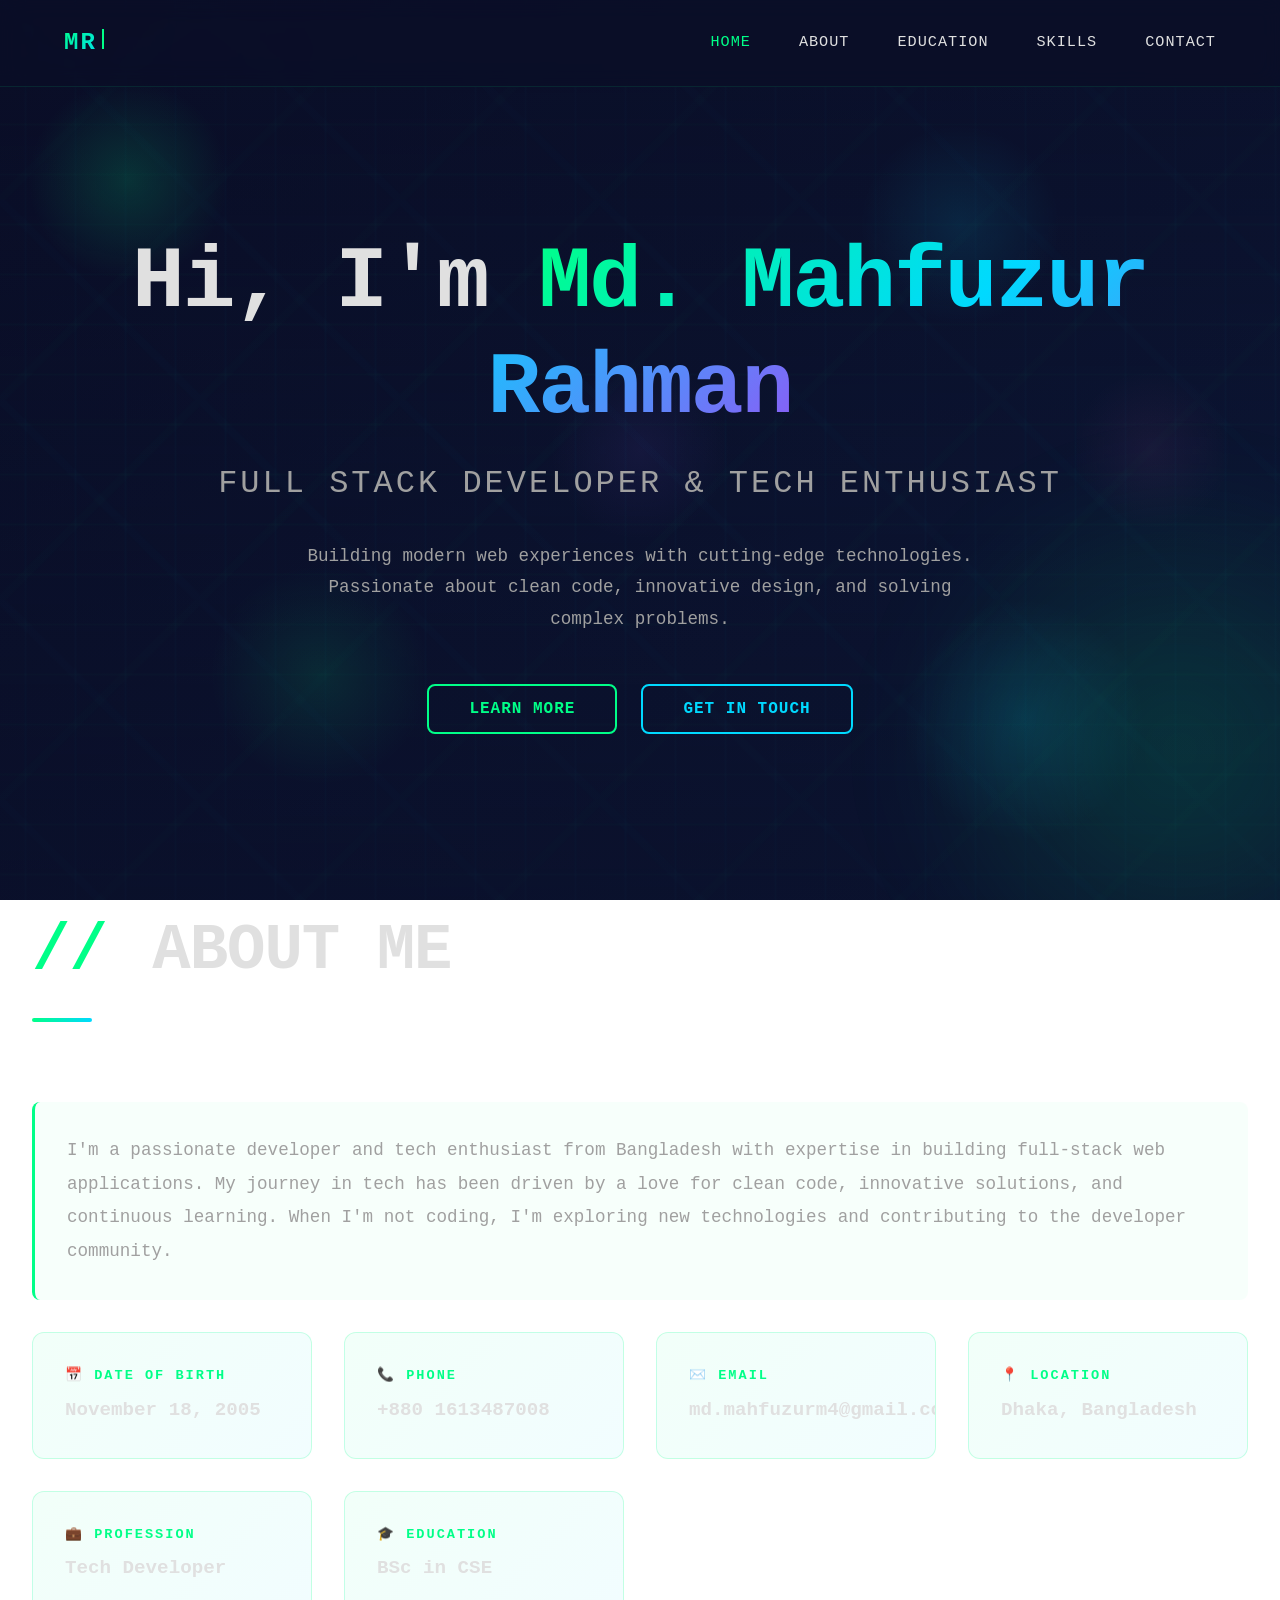
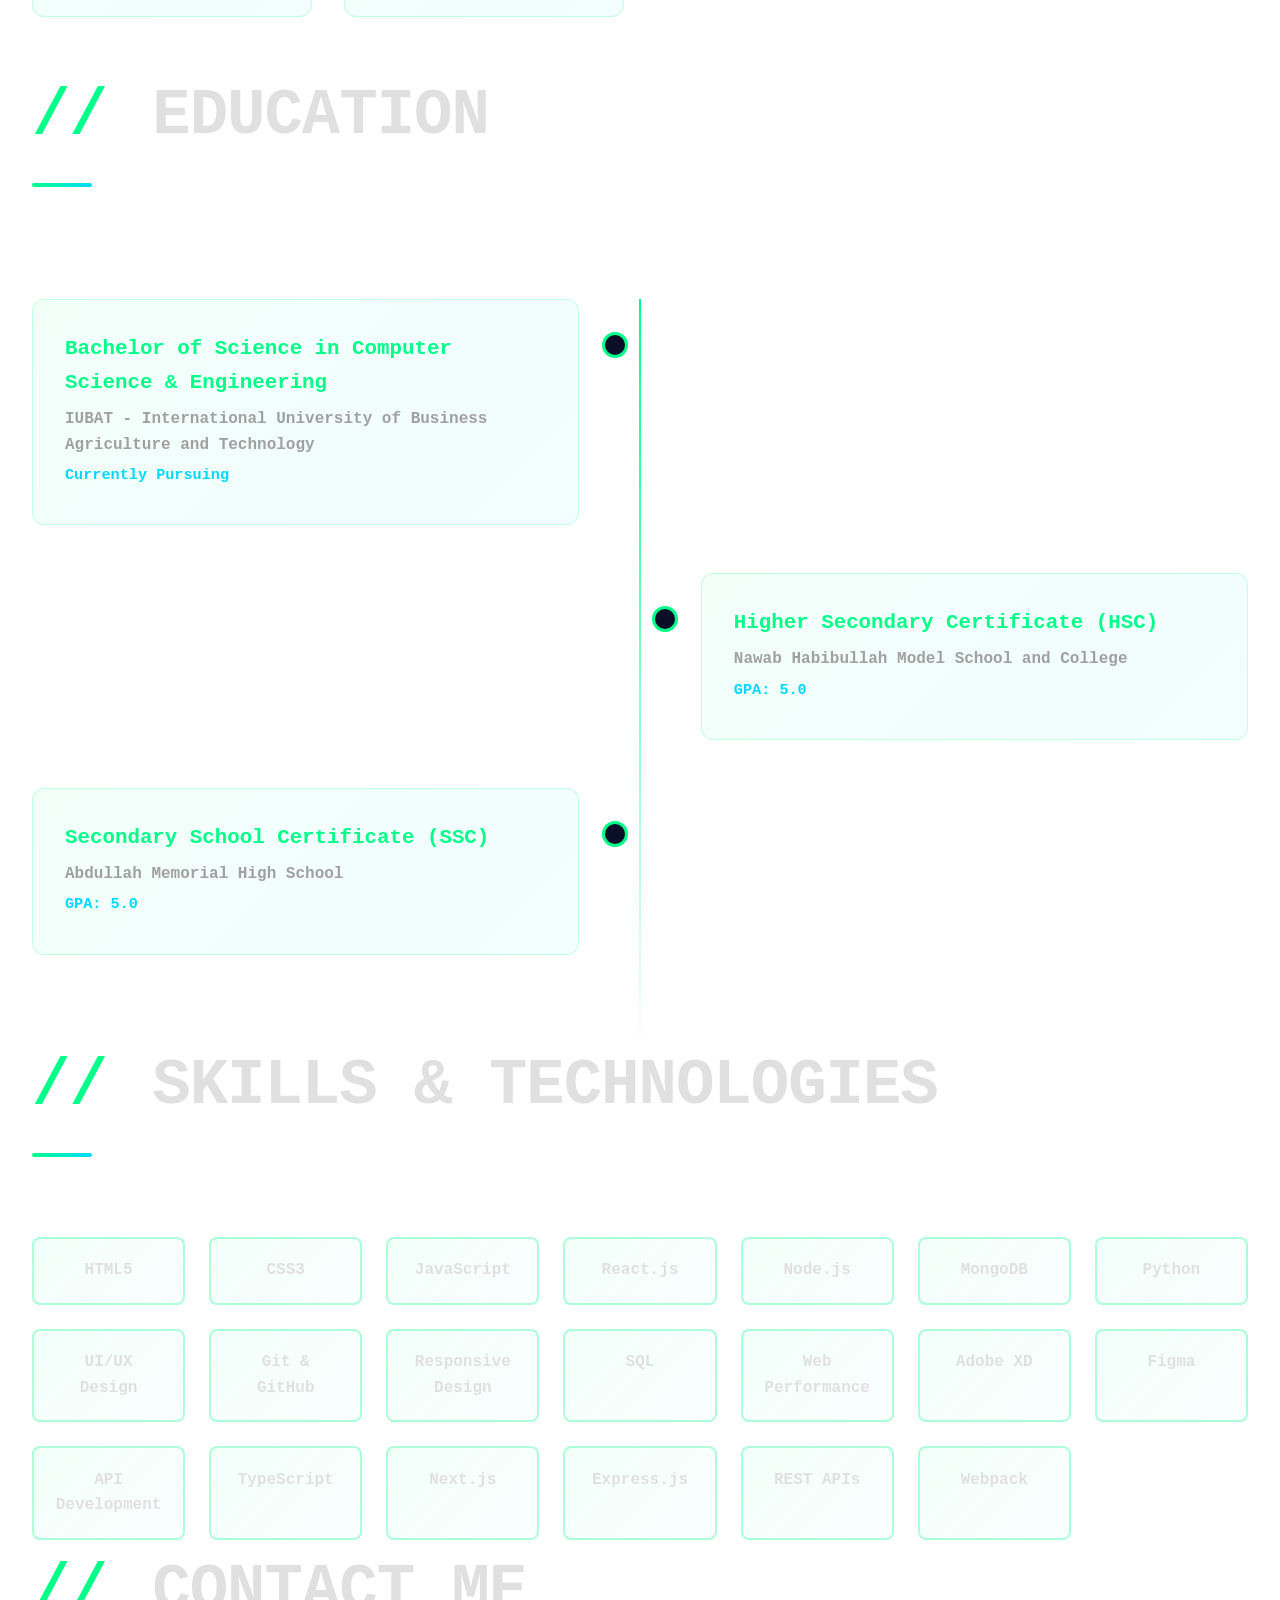
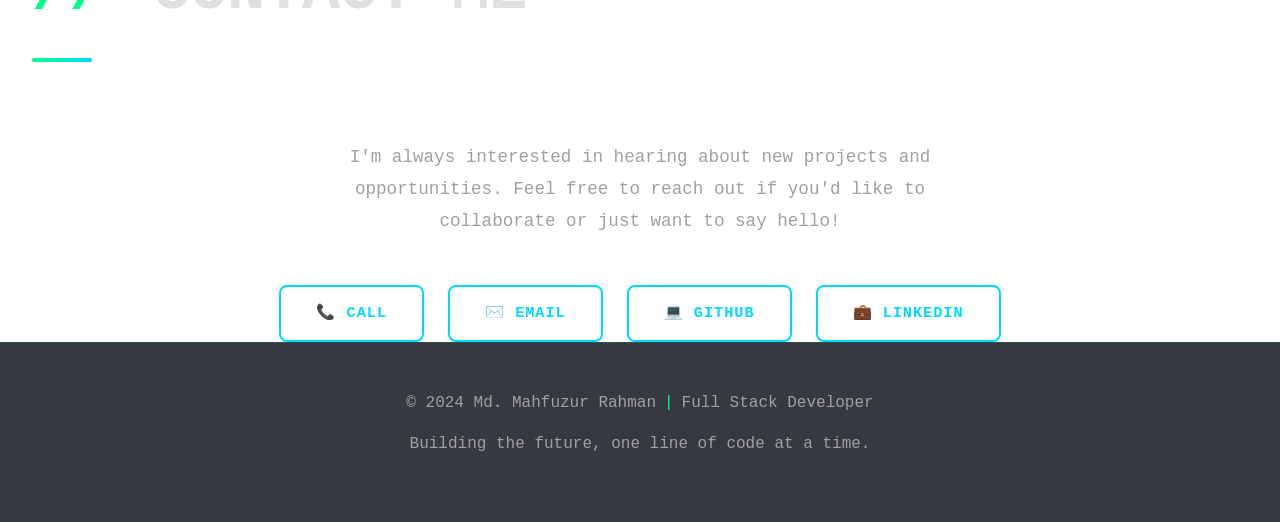
<file: tech_portfolio.html>
<!DOCTYPE html>
<html lang="en">
<head>
    <meta charset="UTF-8">
    <meta name="viewport" content="width=device-width, initial-scale=1.0">
    <title>Md. Mahfuzur Rahman - Tech Developer</title>
    <style>
        * {
            margin: 0;
            padding: 0;
            box-sizing: border-box;
        }

        :root {
            --bg-dark: #0a0e27;
            --bg-darker: #050811;
            --primary-neon: #00ff88;
            --primary-neon-dark: #00cc6f;
            --secondary-neon: #00d9ff;
            --accent-pink: #ff006e;
            --accent-purple: #8b5cf6;
            --text-light: #e0e0e0;
            --text-muted: #a0a0a0;
            --grid-color: #1a1f3a;
            --code-bg: #0f1419;
        }

        /* Advanced Tech Circuit Board Background */
        body {
            background: linear-gradient(135deg, #0a0e27 0%, #0d1b3c 25%, #0f0f2e 50%, #1a0f3a 75%, #0a0e27 100%);
            background-size: 400% 400%;
            background-attachment: fixed;
            color: var(--text-light);
            font-family: 'JetBrains Mono', 'Courier New', monospace;
            overflow-x: hidden;
            position: relative;
            line-height: 1.6;
        }

        /* Circuit board pattern background */
        body::before {
            content: '';
            position: fixed;
            top: 0;
            left: 0;
            width: 100%;
            height: 100%;
            background-image: 
                /* Horizontal lines */
                linear-gradient(90deg, transparent 24%, rgba(0, 217, 255, 0.03) 25%, rgba(0, 217, 255, 0.03) 26%, transparent 27%, transparent 74%, rgba(0, 217, 255, 0.03) 75%, rgba(0, 217, 255, 0.03) 76%, transparent 77%, transparent),
                /* Vertical lines */
                linear-gradient(0deg, transparent 24%, rgba(0, 255, 136, 0.03) 25%, rgba(0, 255, 136, 0.03) 26%, transparent 27%, transparent 74%, rgba(0, 255, 136, 0.03) 75%, rgba(0, 255, 136, 0.03) 76%, transparent 77%, transparent),
                /* Diagonal lines for circuit effect */
                linear-gradient(45deg, transparent 48%, rgba(0, 217, 255, 0.02) 49%, rgba(0, 217, 255, 0.02) 51%, transparent 52%),
                linear-gradient(-45deg, transparent 48%, rgba(0, 255, 136, 0.02) 49%, rgba(0, 255, 136, 0.02) 51%, transparent 52%);
            background-size: 100px 100px, 100px 100px, 200px 200px, 200px 200px;
            pointer-events: none;
            z-index: 0;
            animation: circuitPulse 8s ease-in-out infinite;
        }

        @keyframes circuitPulse {
            0%, 100% {
                opacity: 0.3;
            }
            50% {
                opacity: 0.5;
            }
        }

        /* Glowing particles/nodes */
        body::after {
            content: '';
            position: fixed;
            top: 0;
            left: 0;
            width: 100%;
            height: 100%;
            background: 
                /* Multiple glowing spots - circuit nodes */
                radial-gradient(circle 100px at 10% 20%, rgba(0, 255, 136, 0.15) 0%, transparent 100%),
                radial-gradient(circle 120px at 80% 80%, rgba(0, 217, 255, 0.12) 0%, transparent 100%),
                radial-gradient(circle 90px at 50% 50%, rgba(139, 92, 246, 0.08) 0%, transparent 100%),
                radial-gradient(circle 110px at 25% 75%, rgba(0, 255, 136, 0.1) 0%, transparent 100%),
                radial-gradient(circle 100px at 75% 25%, rgba(0, 217, 255, 0.1) 0%, transparent 100%),
                radial-gradient(circle 80px at 90% 50%, rgba(255, 100, 200, 0.06) 0%, transparent 100%),
                /* Overall dark overlay */
                linear-gradient(180deg, rgba(10, 14, 39, 0.6) 0%, rgba(10, 14, 39, 0.4) 50%, rgba(10, 14, 39, 0.6) 100%);
            pointer-events: none;
            z-index: 1;
            animation: glowPulse 6s ease-in-out infinite;
        }

        @keyframes glowPulse {
            0%, 100% {
                filter: brightness(1);
            }
            50% {
                filter: brightness(1.1);
            }
        }


        body > * {
            position: relative;
            z-index: 2;
        }

        /* Navigation */
        nav {
            position: fixed;
            top: 0;
            width: 100%;
            backdrop-filter: blur(10px);
            background: rgba(10, 14, 39, 0.8);
            border-bottom: 1px solid rgba(0, 255, 136, 0.1);
            padding: 1.5rem 2rem;
            z-index: 1000;
            animation: slideDown 0.6s ease-out;
        }

        @keyframes slideDown {
            from {
                opacity: 0;
                transform: translateY(-30px);
            }
            to {
                opacity: 1;
                transform: translateY(0);
            }
        }

        nav .container {
            max-width: 1400px;
            margin: 0 auto;
            display: flex;
            justify-content: space-between;
            align-items: center;
        }

        .logo {
            font-size: 1.5rem;
            font-weight: 900;
            background: linear-gradient(135deg, var(--primary-neon), var(--secondary-neon));
            -webkit-background-clip: text;
            -webkit-text-fill-color: transparent;
            background-clip: text;
            letter-spacing: 2px;
            text-transform: uppercase;
        }

        nav ul {
            list-style: none;
            display: flex;
            gap: 3rem;
            flex-wrap: wrap;
        }

        nav a {
            color: var(--text-light);
            text-decoration: none;
            font-size: 0.95rem;
            position: relative;
            text-transform: uppercase;
            letter-spacing: 1px;
            transition: color 0.3s ease;
        }

        nav a::before {
            content: '';
            position: absolute;
            bottom: -5px;
            left: 0;
            width: 0;
            height: 2px;
            background: linear-gradient(90deg, var(--primary-neon), var(--secondary-neon));
            transition: width 0.4s cubic-bezier(0.34, 1.56, 0.64, 1);
        }

        nav a:hover {
            color: var(--primary-neon);
        }

        nav a:hover::before {
            width: 100%;
        }

        .container {
            max-width: 1400px;
            margin: 0 auto;
            padding: 0 2rem;
        }

        /* Hero Section */
        .hero {
            min-height: 100vh;
            display: flex;
            align-items: center;
            justify-content: center;
            padding: 8rem 2rem 4rem;
            position: relative;
            overflow: hidden;
        }

        .hero::before {
            content: '';
            position: absolute;
            top: 50%;
            right: -200px;
            width: 600px;
            height: 600px;
            background: radial-gradient(circle, rgba(0, 255, 136, 0.15) 0%, transparent 70%);
            border-radius: 50%;
            filter: blur(40px);
            animation: pulse 8s ease-in-out infinite;
        }

        @keyframes pulse {
            0%, 100% {
                transform: scale(1);
            }
            50% {
                transform: scale(1.2);
            }
        }

        .hero-content {
            text-align: center;
            z-index: 10;
            animation: fadeIn 1s ease-out;
        }

        @keyframes fadeIn {
            from {
                opacity: 0;
            }
            to {
                opacity: 1;
            }
        }

        .hero h1 {
            font-size: clamp(3rem, 10vw, 5.5rem);
            line-height: 1.2;
            margin-bottom: 1rem;
            font-weight: 900;
            letter-spacing: -2px;
            animation: typeWriter 2s ease-out;
        }

        @keyframes typeWriter {
            from {
                opacity: 0;
                transform: translateY(40px);
            }
            to {
                opacity: 1;
                transform: translateY(0);
            }
        }

        .hero h1 .highlight {
            background: linear-gradient(135deg, var(--primary-neon), var(--secondary-neon), var(--accent-purple));
            -webkit-background-clip: text;
            -webkit-text-fill-color: transparent;
            background-clip: text;
            animation: glow 3s ease-in-out infinite;
        }

        @keyframes glow {
            0%, 100% {
                text-shadow: 0 0 20px rgba(0, 255, 136, 0.3);
            }
            50% {
                text-shadow: 0 0 40px rgba(0, 255, 136, 0.6);
            }
        }

        .hero h2 {
            font-size: clamp(1.2rem, 4vw, 2rem);
            color: var(--text-muted);
            margin-bottom: 2rem;
            font-weight: 500;
            letter-spacing: 3px;
            text-transform: uppercase;
            animation: slideInUp 0.8s ease-out 0.3s both;
        }

        @keyframes slideInUp {
            from {
                opacity: 0;
                transform: translateY(30px);
            }
            to {
                opacity: 1;
                transform: translateY(0);
            }
        }

        .hero p {
            font-size: 1.1rem;
            color: var(--text-muted);
            max-width: 700px;
            margin: 0 auto 3rem;
            line-height: 1.8;
            animation: slideInUp 0.8s ease-out 0.5s both;
        }

        .cta-buttons {
            display: flex;
            gap: 1.5rem;
            justify-content: center;
            flex-wrap: wrap;
            animation: slideInUp 0.8s ease-out 0.7s both;
        }

        .btn {
            padding: 14px 40px;
            border: 2px solid var(--primary-neon);
            background: transparent;
            color: var(--primary-neon);
            border-radius: 8px;
            font-size: 1rem;
            font-weight: 700;
            cursor: pointer;
            transition: all 0.4s cubic-bezier(0.34, 1.56, 0.64, 1);
            position: relative;
            overflow: hidden;
            text-transform: uppercase;
            letter-spacing: 1px;
            font-family: 'JetBrains Mono', monospace;
        }

        .btn::before {
            content: '';
            position: absolute;
            top: 0;
            left: -100%;
            width: 100%;
            height: 100%;
            background: var(--primary-neon);
            transition: left 0.4s cubic-bezier(0.34, 1.56, 0.64, 1);
            z-index: -1;
        }

        .btn:hover::before {
            left: 0;
        }

        .btn:hover {
            color: var(--bg-dark);
            transform: translateY(-3px);
            box-shadow: 0 15px 35px rgba(0, 255, 136, 0.3);
        }

        .btn-secondary {
            border-color: var(--secondary-neon);
            color: var(--secondary-neon);
        }

        .btn-secondary::before {
            background: var(--secondary-neon);
        }

        .btn-secondary:hover {
            color: var(--bg-dark);
            box-shadow: 0 15px 35px rgba(0, 217, 255, 0.3);
        }

        /* Sections */
        section {
            padding: 6rem 2rem;
            position: relative;
            overflow: hidden;
        }

        .section-title {
            font-size: clamp(2.5rem, 8vw, 4rem);
            margin-bottom: 1rem;
            font-weight: 900;
            text-transform: uppercase;
            letter-spacing: -1px;
            position: relative;
            display: inline-block;
        }

        .section-title::before {
            content: '// ';
            color: var(--primary-neon);
            margin-right: 0.5rem;
        }
        .section-header {
            margin-bottom: 4rem;
        }

        .section-title::after {
            content: '';
            display: block;
            width: 60px;
            height: 4px;
            background: linear-gradient(90deg, var(--primary-neon), var(--secondary-neon));
            margin-top: 1rem;
            border-radius: 2px;
        }

        /* About Section */
        .about-grid {
            display: grid;
            grid-template-columns: repeat(auto-fit, minmax(280px, 1fr));
            gap: 2rem;
            margin-bottom: 3rem;
        }

        .info-box {
            background: linear-gradient(135deg, rgba(0, 255, 136, 0.05), rgba(0, 217, 255, 0.05));
            border: 1px solid rgba(0, 255, 136, 0.2);
            padding: 2rem;
            border-radius: 12px;
            transition: all 0.4s cubic-bezier(0.34, 1.56, 0.64, 1);
            position: relative;
            overflow: hidden;
            animation: fadeInUp 0.8s ease-out;
        }

        @keyframes fadeInUp {
            from {
                opacity: 0;
                transform: translateY(30px);
            }
            to {
                opacity: 1;
                transform: translateY(0);
            }
        }

        .info-box::before {
            content: '';
            position: absolute;
            top: 0;
            left: 0;
            width: 3px;
            height: 0;
            background: linear-gradient(180deg, var(--primary-neon), var(--secondary-neon));
            transition: height 0.4s cubic-bezier(0.34, 1.56, 0.64, 1);
        }

        .info-box:hover {
            border-color: var(--primary-neon);
            background: linear-gradient(135deg, rgba(0, 255, 136, 0.1), rgba(0, 217, 255, 0.1));
            transform: translateY(-10px);
            box-shadow: 0 20px 50px rgba(0, 255, 136, 0.1);
        }

        .info-box:hover::before {
            height: 100%;
        }

        .info-box .label {
            color: var(--primary-neon);
            font-size: 0.85rem;
            text-transform: uppercase;
            letter-spacing: 2px;
            margin-bottom: 0.5rem;
            font-weight: 700;
        }

        .info-box .value {
            color: var(--text-light);
            font-size: 1.2rem;
            font-weight: 600;
        }

        .about-text {
            font-size: 1.1rem;
            color: var(--text-muted);
            line-height: 1.9;
            margin-bottom: 2rem;
            background: rgba(0, 255, 136, 0.03);
            padding: 2rem;
            border-left: 3px solid var(--primary-neon);
            border-radius: 8px;
        }

        /* Education Timeline */
        .timeline {
            position: relative;
            padding: 2rem 0;
        }

        .timeline::before {
            content: '';
            position: absolute;
            left: 50%;
            transform: translateX(-50%);
            width: 2px;
            height: 100%;
            background: linear-gradient(180deg, var(--primary-neon), transparent);
        }

        .timeline-item {
            margin-bottom: 3rem;
            width: 45%;
            padding: 2rem;
            background: linear-gradient(135deg, rgba(0, 255, 136, 0.05), rgba(0, 217, 255, 0.05));
            border: 1px solid rgba(0, 255, 136, 0.2);
            border-radius: 12px;
            position: relative;
            animation: fadeInUp 0.8s ease-out;
        }

        .timeline-item:nth-child(odd) {
            margin-left: 0;
            margin-right: auto;
        }

        .timeline-item:nth-child(even) {
            margin-left: auto;
            margin-right: 0;
        }

        .timeline-item::before {
            content: '';
            position: absolute;
            width: 20px;
            height: 20px;
            background: var(--bg-dark);
            border: 3px solid var(--primary-neon);
            border-radius: 50%;
            top: 2rem;
            animation: pulse-dot 2s ease-in-out infinite;
        }

        @keyframes pulse-dot {
            0%, 100% {
                box-shadow: 0 0 0 0 rgba(0, 255, 136, 0.7);
            }
            50% {
                box-shadow: 0 0 0 10px rgba(0, 255, 136, 0);
            }
        }

        .timeline-item:nth-child(odd)::before {
            right: -50px;
        }

        .timeline-item:nth-child(even)::before {
            left: -50px;
        }

        .timeline-item h3 {
            color: var(--primary-neon);
            margin-bottom: 0.5rem;
            font-size: 1.3rem;
        }

        .timeline-item p {
            color: var(--text-muted);
            margin-bottom: 0.3rem;
        }

        .timeline-item .year {
            color: var(--secondary-neon);
            font-weight: 700;
            font-size: 0.95rem;
        }

        /* Skills Grid */
        .skills-grid {
            display: grid;
            grid-template-columns: repeat(auto-fill, minmax(140px, 1fr));
            gap: 1.5rem;
            margin-top: 3rem;
        }

        .skill-tag {
            padding: 1.2rem;
            border: 2px solid rgba(0, 255, 136, 0.3);
            border-radius: 8px;
            text-align: center;
            background: linear-gradient(135deg, rgba(0, 255, 136, 0.05), rgba(0, 217, 255, 0.02));
            transition: all 0.4s cubic-bezier(0.34, 1.56, 0.64, 1);
            position: relative;
            overflow: hidden;
            cursor: pointer;
            animation: bounceIn 0.6s ease-out;
        }

        @keyframes bounceIn {
            0% {
                opacity: 0;
                transform: scale(0.5);
            }
            70% {
                transform: scale(1.05);
            }
            100% {
                opacity: 1;
                transform: scale(1);
            }
        }

        .skill-tag::before {
            content: '';
            position: absolute;
            top: 0;
            left: -100%;
            width: 100%;
            height: 100%;
            background: linear-gradient(90deg, transparent, rgba(0, 255, 136, 0.2), transparent);
            transition: left 0.5s ease;
        }

        .skill-tag:hover::before {
            left: 100%;
        }

        .skill-tag:hover {
            border-color: var(--primary-neon);
            background: linear-gradient(135deg, rgba(0, 255, 136, 0.15), rgba(0, 217, 255, 0.1));
            transform: translateY(-8px);
            box-shadow: 0 15px 35px rgba(0, 255, 136, 0.2);
            color: var(--primary-neon);
        }

        .skill-tag span {
            color: var(--text-light);
            font-weight: 700;
            display: block;
            position: relative;
            z-index: 1;
        }

        /* Contact Section */
        .contact-content {
            text-align: center;
            animation: fadeInUp 0.8s ease-out;
        }

        .contact-content p {
            font-size: 1.1rem;
            color: var(--text-muted);
            max-width: 600px;
            margin: 0 auto 3rem;
            line-height: 1.8;
        }

        .contact-links {
            display: flex;
            justify-content: center;
            gap: 1.5rem;
            flex-wrap: wrap;
        }

        .contact-btn {
            padding: 14px 35px;
            border: 2px solid var(--secondary-neon);
            background: transparent;
            color: var(--secondary-neon);
            border-radius: 8px;
            text-decoration: none;
            font-weight: 700;
            transition: all 0.4s cubic-bezier(0.34, 1.56, 0.64, 1);
            position: relative;
            overflow: hidden;
            text-transform: uppercase;
            letter-spacing: 1px;
            font-family: 'JetBrains Mono', monospace;
            font-size: 0.95rem;
            display: inline-flex;
            align-items: center;
            gap: 0.5rem;
        }

        .contact-btn::before {
            content: '';
            position: absolute;
            top: 0;
            left: -100%;
            width: 100%;
            height: 100%;
            background: var(--secondary-neon);
            transition: left 0.4s cubic-bezier(0.34, 1.56, 0.64, 1);
            z-index: -1;
        }

        .contact-btn:hover::before {
            left: 0;
        }

        .contact-btn:hover {
            color: var(--bg-dark);
            transform: translateY(-3px);
            box-shadow: 0 15px 35px rgba(0, 217, 255, 0.3);
        }

        /* Footer */
        footer {
            background: rgba(5, 8, 17, 0.8);
            border-top: 1px solid rgba(0, 255, 136, 0.1);
            padding: 3rem 2rem;
            text-align: center;
            color: var(--text-muted);
        }

        .footer-content {
            max-width: 1400px;
            margin: 0 auto;
        }

        .footer-content p {
            margin-bottom: 1rem;
        }

        .footer-divider {
            color: var(--primary-neon);
            margin: 0 0.5rem;
        }

        /* Scroll animations */
        .scroll-reveal {
            opacity: 0;
            transform: translateY(30px);
            transition: all 0.8s cubic-bezier(0.34, 1.56, 0.64, 1);
        }

        .scroll-reveal.active {
            opacity: 1;
            transform: translateY(0);
        }

        /* Responsive */
        @media (max-width: 768px) {
            nav ul {
                gap: 1.5rem;
                font-size: 0.85rem;
            }

            .hero {
                padding: 6rem 1rem 2rem;
            }

            .timeline::before {
                left: 20px;
            }

            .timeline-item {
                width: calc(100% - 60px);
                margin-left: 60px !important;
                margin-right: 0 !important;
            }

            .timeline-item::before {
                left: -40px !important;
            }

            section {
                padding: 4rem 1rem;
            }

            .cta-buttons {
                flex-direction: column;
            }

            .btn, .contact-btn {
                width: 100%;
                justify-content: center;
            }

            .skills-grid {
                grid-template-columns: repeat(auto-fill, minmax(120px, 1fr));
                gap: 1rem;
            }

            .about-grid {
                grid-template-columns: 1fr;
            }
        }

        @media (max-width: 480px) {
            nav {
                padding: 1rem;
            }

            nav .container {
                flex-direction: column;
                gap: 1rem;
            }

            nav ul {
                gap: 1rem;
                font-size: 0.75rem;
            }

            .hero h1 {
                font-size: 2rem;
            }

            .hero h2 {
                font-size: 1rem;
            }
        }

        /* Code block styling */
        .code-snippet {
            background: var(--code-bg);
            border: 1px solid rgba(0, 255, 136, 0.2);
            padding: 1.5rem;
            border-radius: 8px;
            overflow-x: auto;
            margin: 2rem 0;
            font-size: 0.95rem;
        }

        .code-snippet code {
            color: var(--primary-neon);
            line-height: 1.6;
        }

        /* Loading animation */
        @keyframes scanning {
            0% {
                opacity: 0;
            }
            50% {
                opacity: 1;
            }
            100% {
                opacity: 0;
            }
        }

        .scanner {
            display: inline-block;
            width: 2px;
            height: 20px;
            background: var(--primary-neon);
            animation: scanning 1s infinite;
            margin-left: 5px;
        }
    </style>
</head>
<body>
    <!-- Navigation -->
    <nav>
        <div class="container">
            <div class="logo">MR<span class="scanner"></span></div>
            <ul>
                <li><a href="#home">Home</a></li>
                <li><a href="#about">About</a></li>
                <li><a href="#education">Education</a></li>
                <li><a href="#skills">Skills</a></li>
                <li><a href="#contact">Contact</a></li>
            </ul>
        </div>
    </nav>

    <!-- Hero Section -->
    <section id="home" class="hero">
        <div class="hero-content">
            <h1>Hi, I'm <span class="highlight">Md. Mahfuzur Rahman</span></h1>
            <h2>Full Stack Developer & Tech Enthusiast</h2>
            <p>
                Building modern web experiences with cutting-edge technologies.
                Passionate about clean code, innovative design, and solving complex problems.
            </p>
            <div class="cta-buttons">
                <button class="btn" onclick="document.getElementById('about').scrollIntoView({behavior: 'smooth'})">
                    Learn More
                </button>
                <button class="btn btn-secondary" onclick="document.getElementById('contact').scrollIntoView({behavior: 'smooth'})">
                    Get in Touch
                </button>
            </div>
        </div>
    </section>

    <!-- About Section -->
    <section id="about" class="container">
        <div class="section-header">
            <h2 class="section-title scroll-reveal">About Me</h2>
        </div>

        <div class="about-text scroll-reveal">
            I'm a passionate developer and tech enthusiast from Bangladesh with expertise in building full-stack web applications. 
            My journey in tech has been driven by a love for clean code, innovative solutions, and continuous learning. 
            When I'm not coding, I'm exploring new technologies and contributing to the developer community.
        </div>

        <div class="about-grid">
            <div class="info-box scroll-reveal">
                <div class="label">📅 Date of Birth</div>
                <div class="value">November 18, 2005</div>
            </div>
            <div class="info-box scroll-reveal">
                <div class="label">📞 Phone</div>
                <div class="value">+880 1613487008</div>
            </div>
            <div class="info-box scroll-reveal">
                <div class="label">✉️ Email</div>
                <div class="value">md.mahfuzurm4@gmail.com</div>
            </div>
            <div class="info-box scroll-reveal">
                <div class="label">📍 Location</div>
                <div class="value">Dhaka, Bangladesh</div>
            </div>
            <div class="info-box scroll-reveal">
                <div class="label">💼 Profession</div>
                <div class="value">Tech Developer</div>
            </div>
            <div class="info-box scroll-reveal">
                <div class="label">🎓 Education</div>
                <div class="value">BSc in CSE</div>
            </div>
        </div>
    </section>

    <!-- Education Section -->
    <section id="education" class="container">
        <div class="section-header">
            <h2 class="section-title scroll-reveal">Education</h2>
        </div>

        <div class="timeline">
            <div class="timeline-item scroll-reveal">
                <h3>Bachelor of Science in Computer Science & Engineering</h3>
                <p><strong>IUBAT - International University of Business Agriculture and Technology</strong></p>
                <p class="year">Currently Pursuing</p>
            </div>

            <div class="timeline-item scroll-reveal">
                <h3>Higher Secondary Certificate (HSC)</h3>
                <p><strong>Nawab Habibullah Model School and College</strong></p>
                <p class="year">GPA: 5.0</p>
            </div>

            <div class="timeline-item scroll-reveal">
                <h3>Secondary School Certificate (SSC)</h3>
                <p><strong>Abdullah Memorial High School</strong></p>
                <p class="year">GPA: 5.0</p>
            </div>
        </div>
    </section>

    <!-- Skills Section -->
    <section id="skills" class="container">
        <div class="section-header">
            <h2 class="section-title scroll-reveal">Skills & Technologies</h2>
        </div>

        <div class="skills-grid">
            <div class="skill-tag scroll-reveal"><span>HTML5</span></div>
            <div class="skill-tag scroll-reveal"><span>CSS3</span></div>
            <div class="skill-tag scroll-reveal"><span>JavaScript</span></div>
            <div class="skill-tag scroll-reveal"><span>React.js</span></div>
            <div class="skill-tag scroll-reveal"><span>Node.js</span></div>
            <div class="skill-tag scroll-reveal"><span>MongoDB</span></div>
            <div class="skill-tag scroll-reveal"><span>Python</span></div>
            <div class="skill-tag scroll-reveal"><span>UI/UX Design</span></div>
            <div class="skill-tag scroll-reveal"><span>Git & GitHub</span></div>
            <div class="skill-tag scroll-reveal"><span>Responsive Design</span></div>
            <div class="skill-tag scroll-reveal"><span>SQL</span></div>
            <div class="skill-tag scroll-reveal"><span>Web Performance</span></div>
            <div class="skill-tag scroll-reveal"><span>Adobe XD</span></div>
            <div class="skill-tag scroll-reveal"><span>Figma</span></div>
            <div class="skill-tag scroll-reveal"><span>API Development</span></div>
            <div class="skill-tag scroll-reveal"><span>TypeScript</span></div>
            <div class="skill-tag scroll-reveal"><span>Next.js</span></div>
            <div class="skill-tag scroll-reveal"><span>Express.js</span></div>
            <div class="skill-tag scroll-reveal"><span>REST APIs</span></div>
            <div class="skill-tag scroll-reveal"><span>Webpack</span></div>
        </div>
    </section>

    <!-- Contact Section -->
    <section id="contact" class="container">
        <div class="section-header">
            <h2 class="section-title scroll-reveal">Contact Me</h2>
        </div>

        <div class="contact-content scroll-reveal">
            <p>
                I'm always interested in hearing about new projects and opportunities.
                Feel free to reach out if you'd like to collaborate or just want to say hello!
            </p>

            <div class="contact-links">
                <a href="tel:+8801613487008" class="contact-btn">
                    📞 Call
                </a>
                <a href="mailto:md.mahfuzurm4@gmail.com" class="contact-btn">
                    ✉️ Email
                </a>
                <a href="https://github.com/MohammadMahfuzurRahman" target="_blank" class="contact-btn">
                    💻 GitHub
                </a>
                <a href="https://linkedin.com" target="_blank" class="contact-btn">
                    💼 LinkedIn
                </a>
            </div>
        </div>
    </section>

    <!-- Footer -->
    <footer>
        <div class="footer-content">
            <p>&copy; 2024 Md. Mahfuzur Rahman<span class="footer-divider">|</span>Full Stack Developer</p>
            <p>Building the future, one line of code at a time.</p>
        </div>
    </footer>

    <script>
        // Smooth scroll with offset for fixed navbar
        document.querySelectorAll('a[href^="#"]').forEach(anchor => {
            anchor.addEventListener('click', function (e) {
                const href = this.getAttribute('href');
                if (href !== '#') {
                    e.preventDefault();
                    const target = document.querySelector(href);
                    if (target) {
                        const navHeight = document.querySelector('nav').offsetHeight;
                        const targetPosition = target.offsetTop - navHeight;
                        window.scrollTo({
                            top: targetPosition,
                            behavior: 'smooth'
                        });
                    }
                }
            });
        });

        // Intersection Observer for scroll animations
        const observerOptions = {
            threshold: 0.1,
            rootMargin: '0px 0px -100px 0px'
        };

        const observer = new IntersectionObserver(function(entries) {
            entries.forEach(entry => {
                if (entry.isIntersecting) {
                    entry.target.classList.add('active');
                    observer.unobserve(entry.target);
                }
            });
        }, observerOptions);

        document.querySelectorAll('.scroll-reveal').forEach(el => {
            observer.observe(el);
        });

        // Animate skill tags on hover with stagger
        document.querySelectorAll('.skill-tag').forEach((tag, index) => {
            tag.style.animationDelay = `${index * 0.05}s`;
        });

        // Navbar background on scroll
        window.addEventListener('scroll', () => {
            const nav = document.querySelector('nav');
            if (window.scrollY > 100) {
                nav.style.background = 'rgba(10, 14, 39, 0.95)';
                nav.style.borderBottomColor = 'rgba(0, 255, 136, 0.2)';
            } else {
                nav.style.background = 'rgba(10, 14, 39, 0.8)';
                nav.style.borderBottomColor = 'rgba(0, 255, 136, 0.1)';
            }
        });

        // Active nav link highlighting
        window.addEventListener('scroll', () => {
            const sections = document.querySelectorAll('section');
            const navLinks = document.querySelectorAll('nav a');
            let current = '';

            sections.forEach(section => {
                const sectionTop = section.offsetTop;
                const sectionHeight = section.clientHeight;
                if (window.scrollY >= sectionTop - 200) {
                    current = section.getAttribute('id');
                }
            });

            navLinks.forEach(link => {
                link.style.color = 'var(--text-light)';
                if (link.getAttribute('href').slice(1) === current) {
                    link.style.color = 'var(--primary-neon)';
                }
            });
        });


        // Add stagger delay to info boxes
        document.querySelectorAll('.info-box').forEach((box, index) => {
            box.style.animationDelay = `${index * 0.1}s`;
        });

        // Add stagger delay to timeline items
        document.querySelectorAll('.timeline-item').forEach((item, index) => {
            item.style.animationDelay = `${index * 0.15}s`;
        });
    </script>
</body>
</html>
</file>
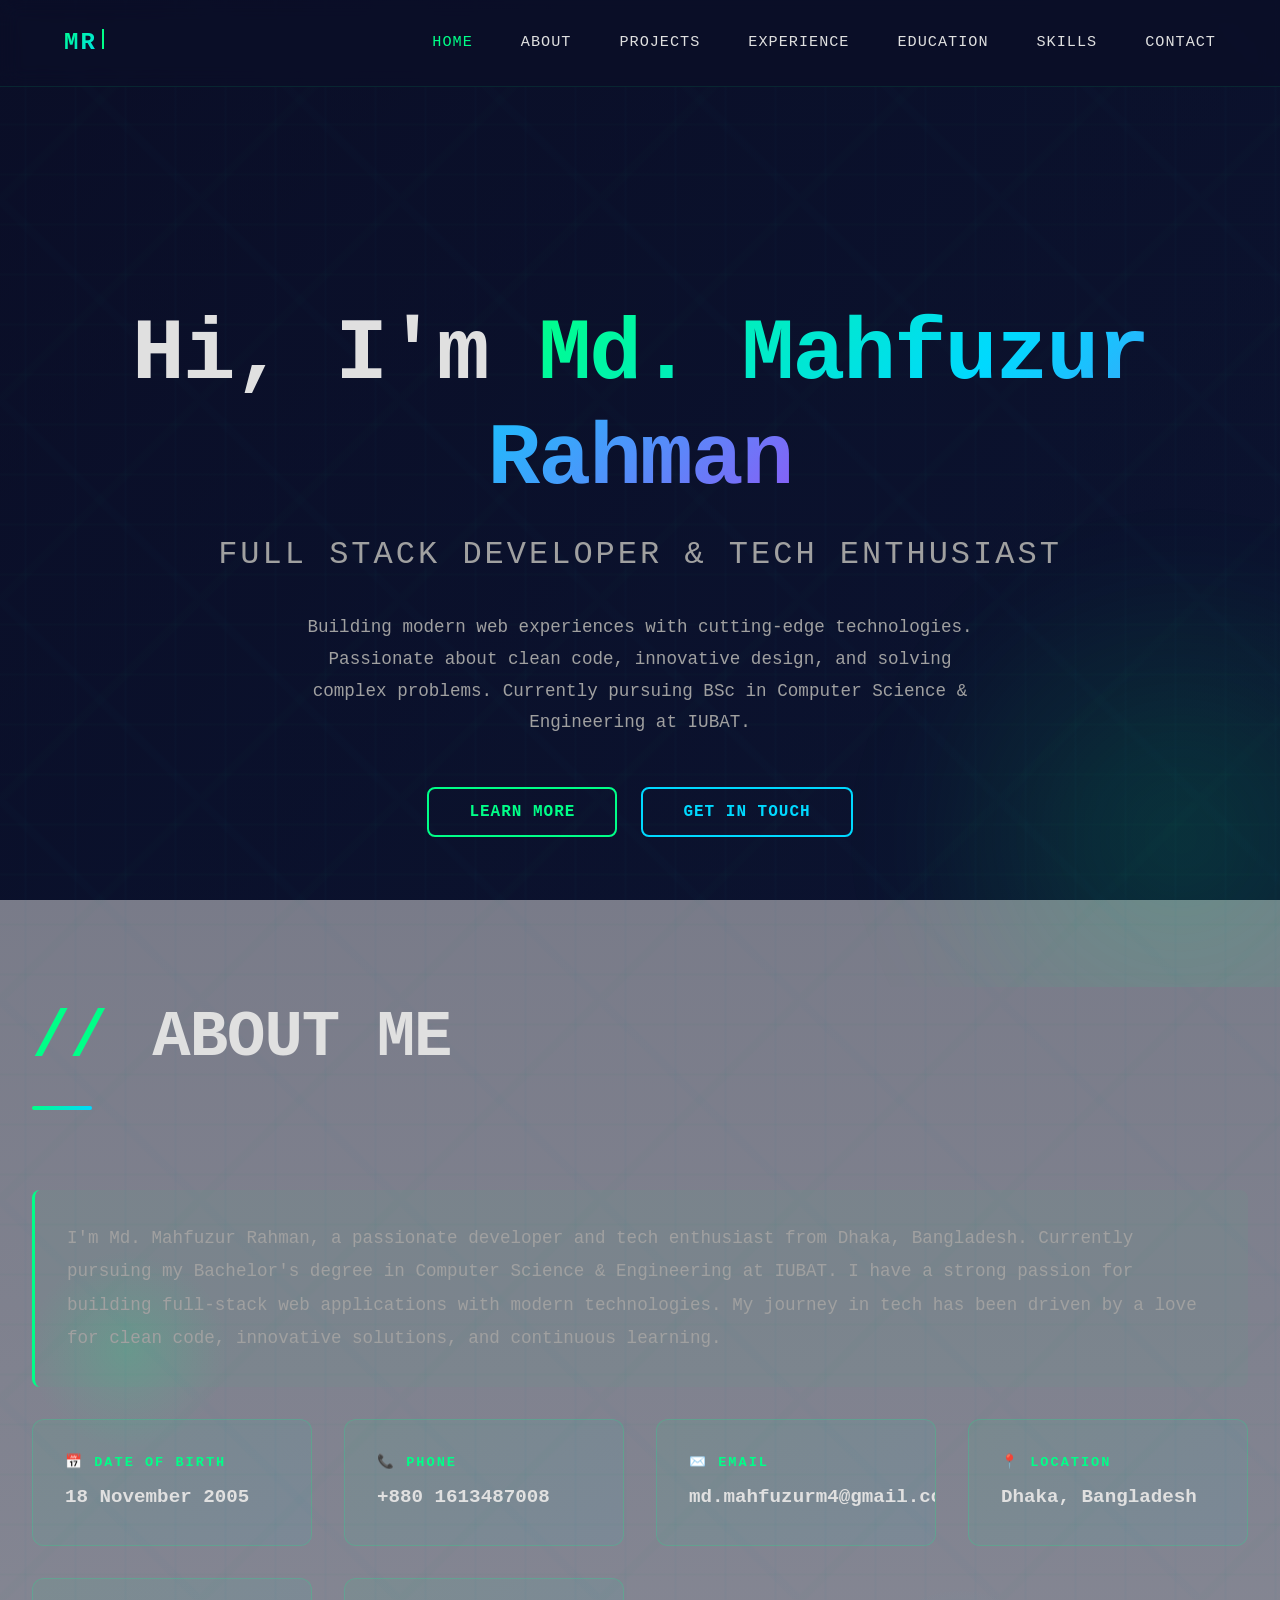
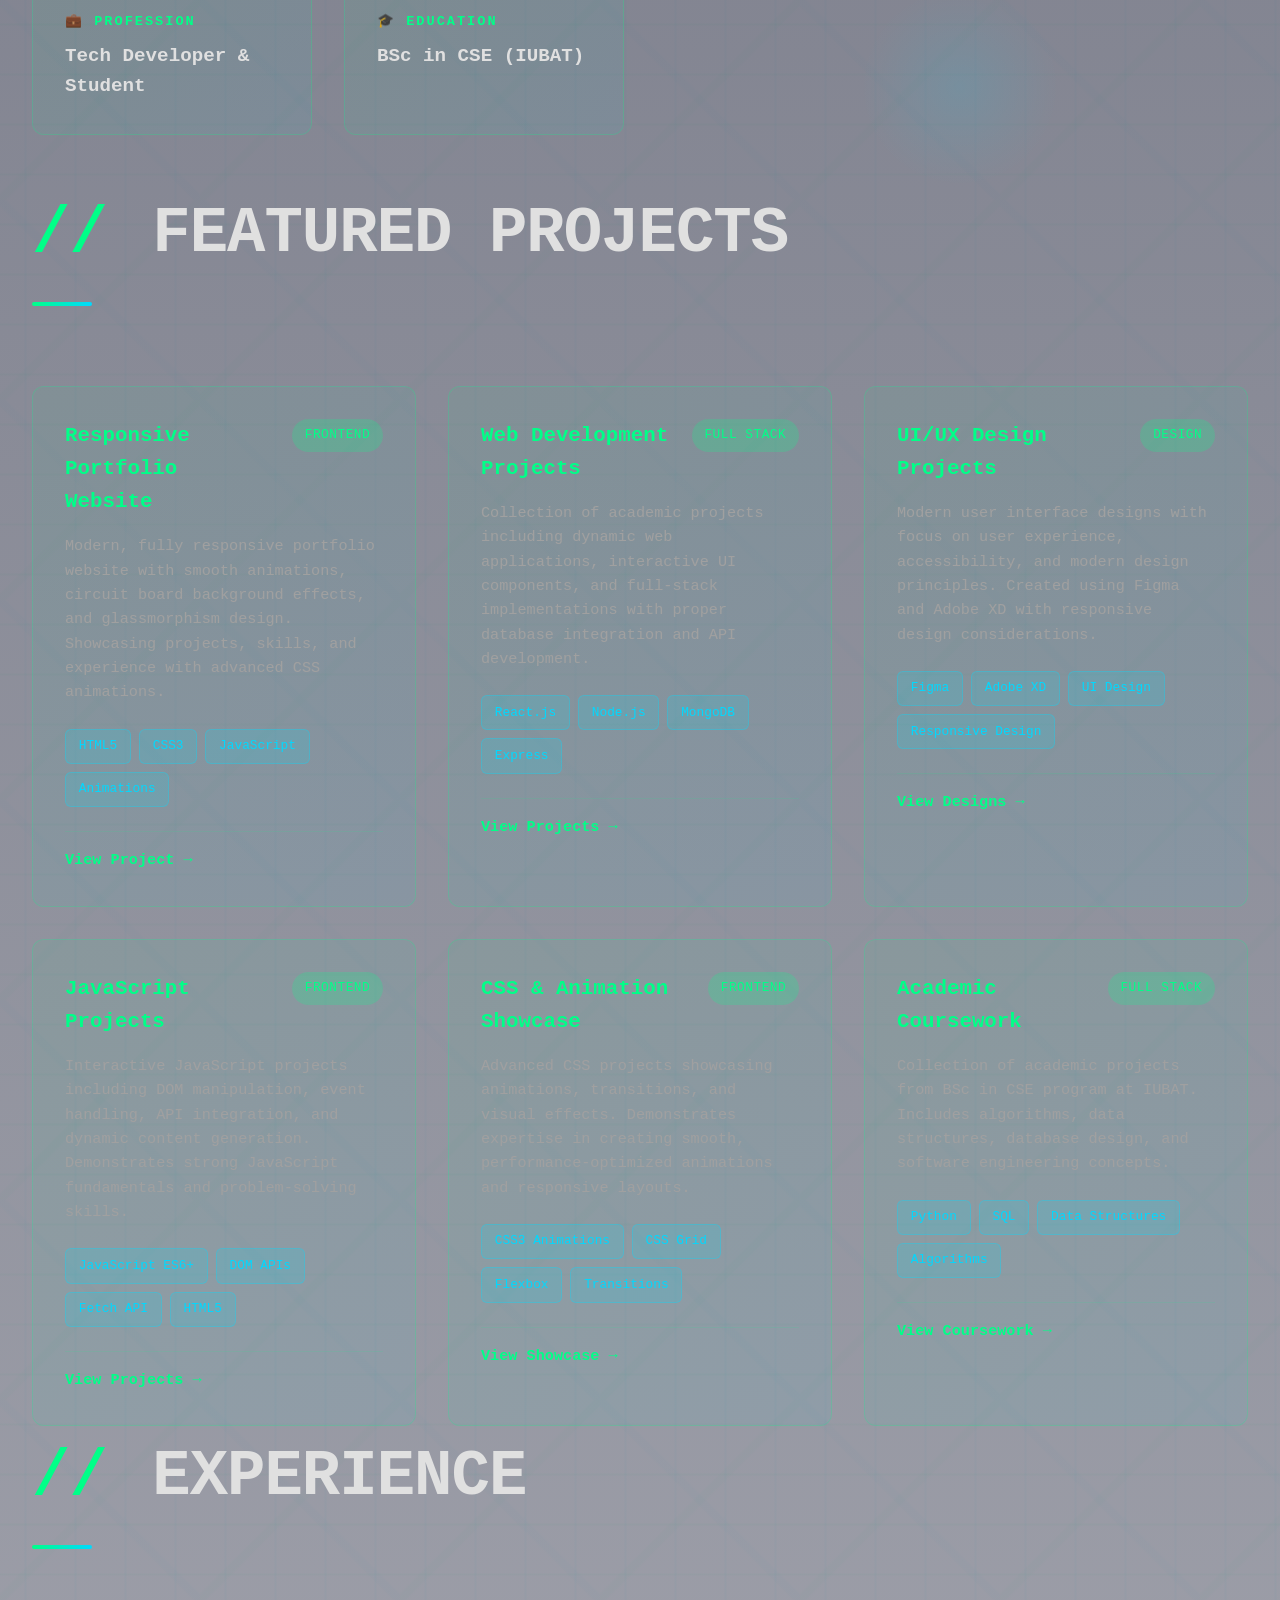
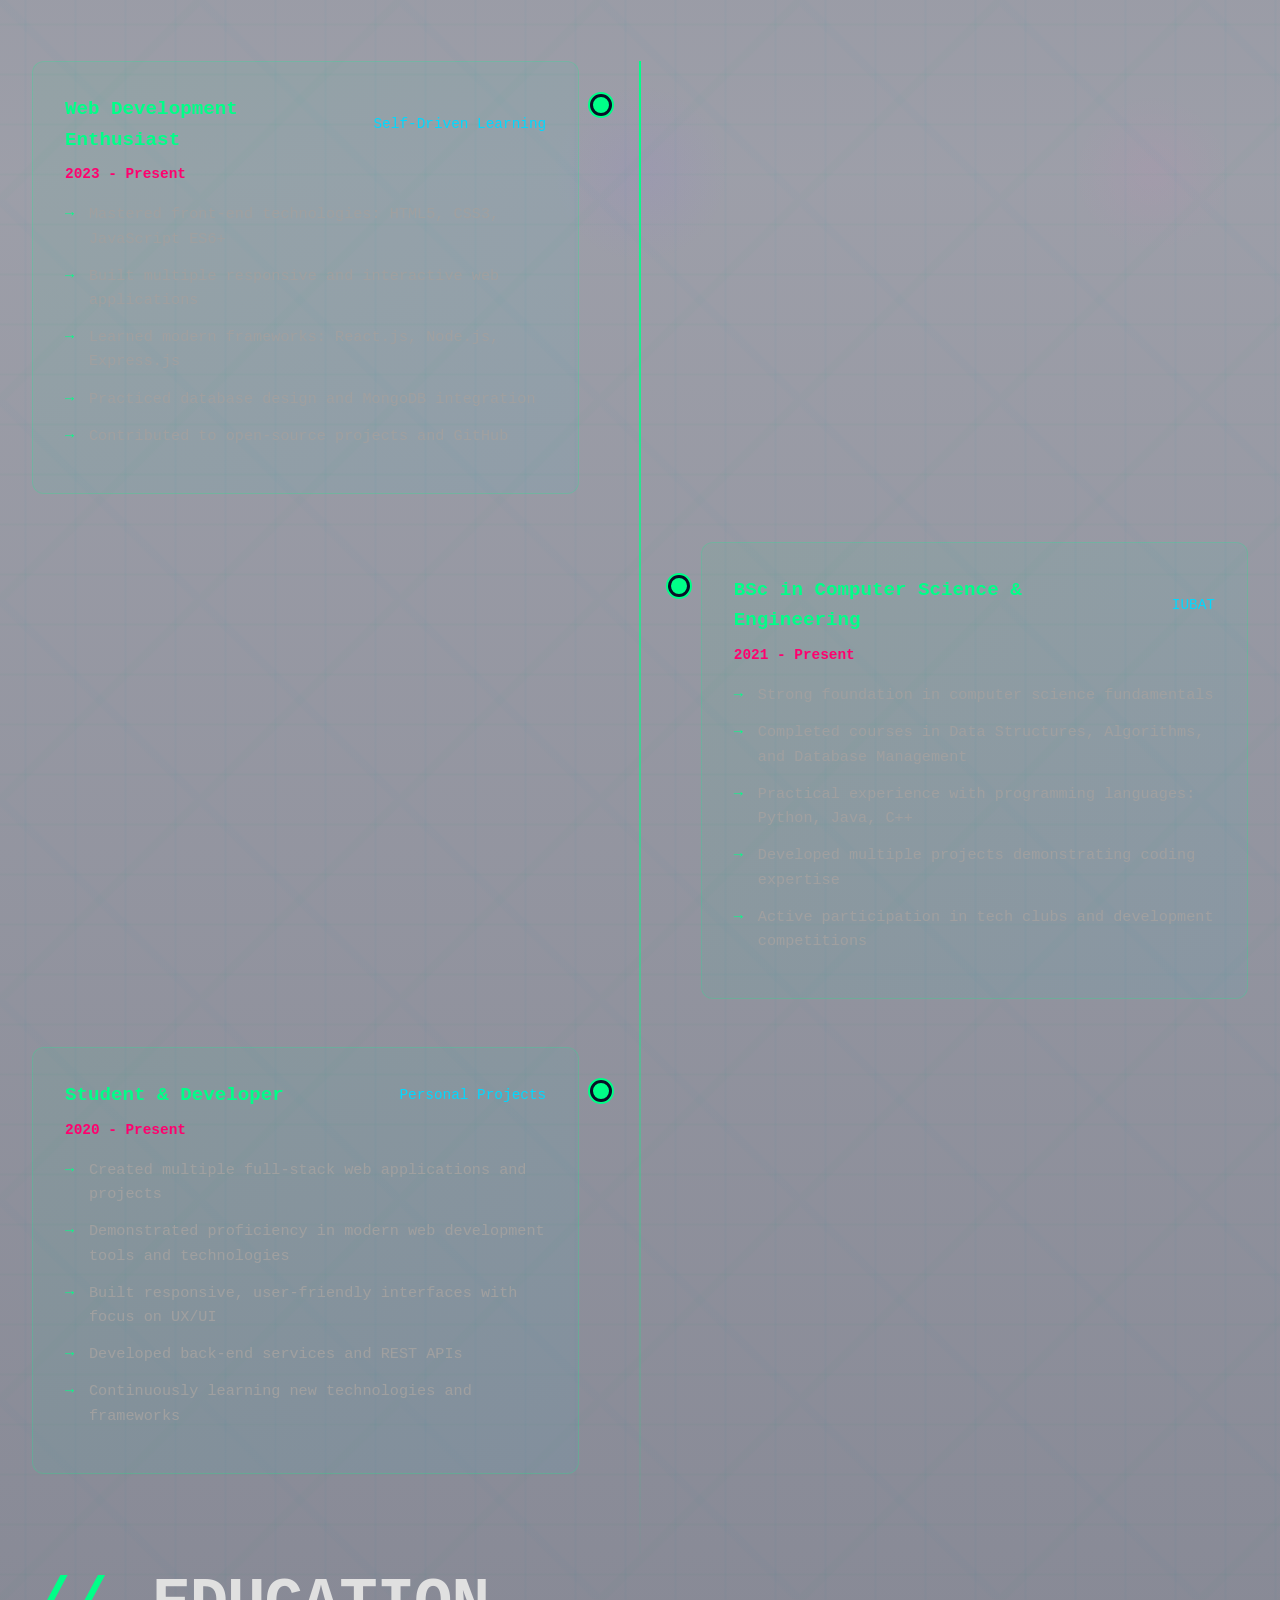
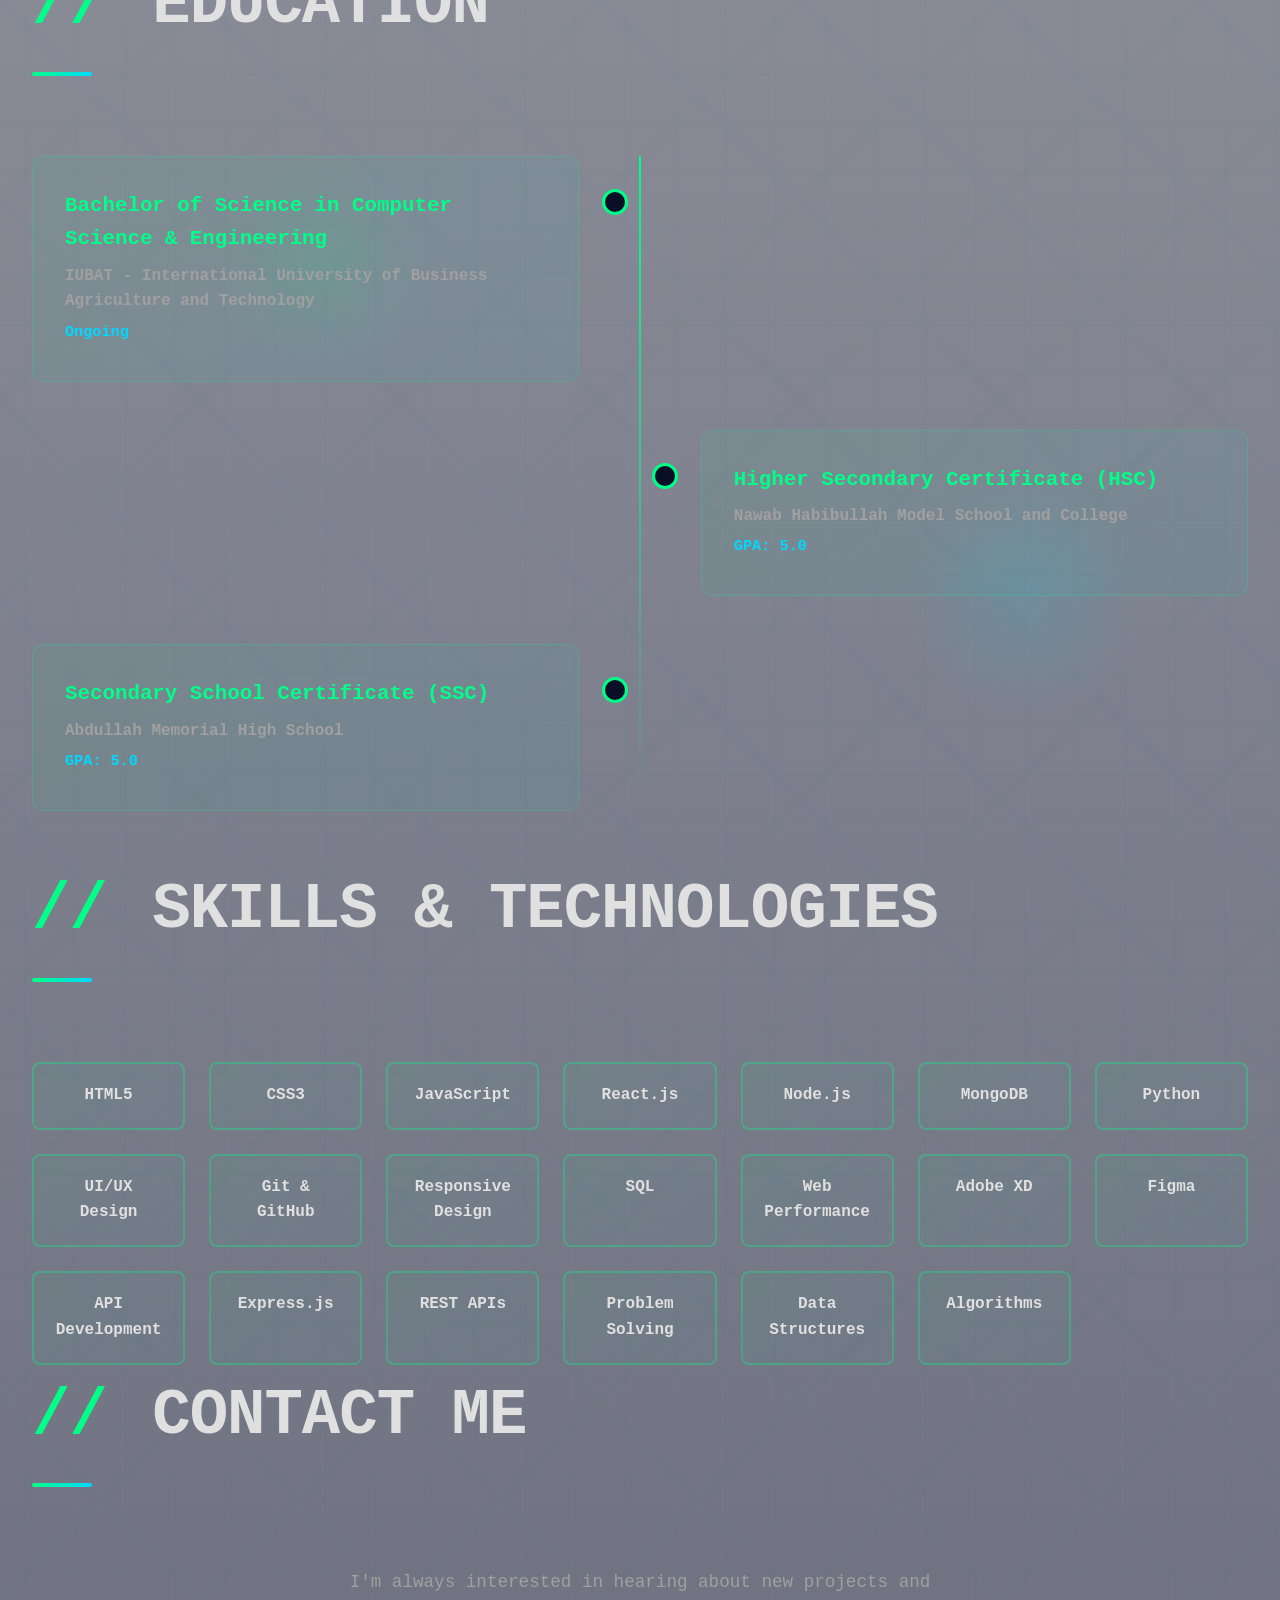
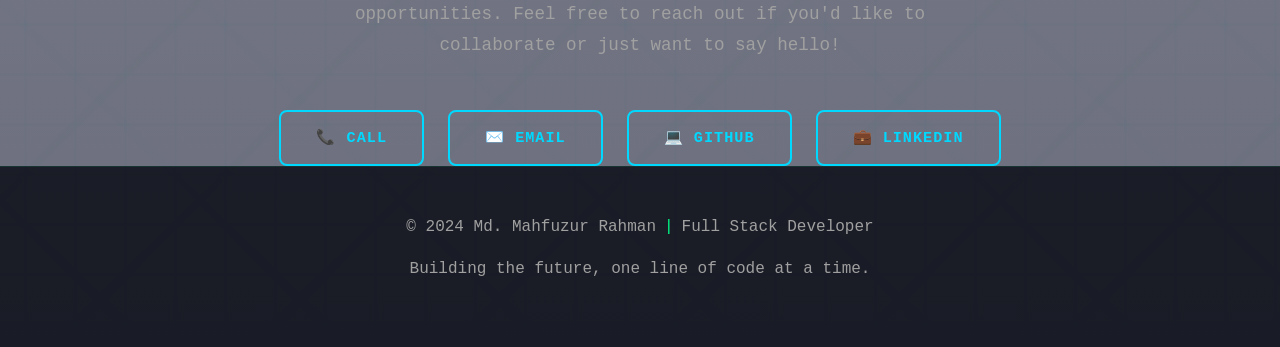
<file: tech_portfolio_final.html>
<!DOCTYPE html>
<html lang="en">
<head>
    <meta charset="UTF-8">
    <meta name="viewport" content="width=device-width, initial-scale=1.0">
    <meta http-equiv="Content-Security-Policy" content="default-src 'self' 'unsafe-inline' 'unsafe-eval'; script-src 'self' 'unsafe-inline'; style-src 'self' 'unsafe-inline';">
    <title>Md. Mahfuzur Rahman - Tech Developer</title>
    <style>
        * {
            margin: 0;
            padding: 0;
            box-sizing: border-box;
        }

        :root {
            --bg-dark: #0a0e27;
            --bg-darker: #050811;
            --primary-neon: #00ff88;
            --primary-neon-dark: #00cc6f;
            --secondary-neon: #00d9ff;
            --accent-pink: #ff006e;
            --accent-purple: #8b5cf6;
            --text-light: #e0e0e0;
            --text-muted: #a0a0a0;
            --grid-color: #1a1f3a;
            --code-bg: #0f1419;
        }

        /* Advanced Tech Circuit Board Background */
        body {
            background: linear-gradient(135deg, #0a0e27 0%, #0d1b3c 25%, #0f0f2e 50%, #1a0f3a 75%, #0a0e27 100%);
            background-size: 400% 400%;
            background-attachment: fixed;
            color: var(--text-light);
            font-family: 'JetBrains Mono', 'Courier New', monospace;
            overflow-x: hidden;
            position: relative;
            line-height: 1.6;
        }

        /* Circuit board pattern background */
        body::before {
            content: '';
            position: absolute;
            top: 0;
            left: 0;
            width: 100%;
            height: 100%;
            background-image: 
                linear-gradient(90deg, transparent 24%, rgba(0, 217, 255, 0.03) 25%, rgba(0, 217, 255, 0.03) 26%, transparent 27%, transparent 74%, rgba(0, 217, 255, 0.03) 75%, rgba(0, 217, 255, 0.03) 76%, transparent 77%, transparent),
                linear-gradient(0deg, transparent 24%, rgba(0, 255, 136, 0.03) 25%, rgba(0, 255, 136, 0.03) 26%, transparent 27%, transparent 74%, rgba(0, 255, 136, 0.03) 75%, rgba(0, 255, 136, 0.03) 76%, transparent 77%, transparent),
                linear-gradient(45deg, transparent 48%, rgba(0, 217, 255, 0.02) 49%, rgba(0, 217, 255, 0.02) 51%, transparent 52%),
                linear-gradient(-45deg, transparent 48%, rgba(0, 255, 136, 0.02) 49%, rgba(0, 255, 136, 0.02) 51%, transparent 52%);
            background-size: 100px 100px, 100px 100px, 200px 200px, 200px 200px;
            pointer-events: none;
            z-index: 0;
            animation: circuitPulse 8s ease-in-out infinite;
        }

        @keyframes circuitPulse {
            0%, 100% {
                opacity: 0.3;
            }
            50% {
                opacity: 0.5;
            }
        }

        /* Glowing particles/nodes */
        body::after {
            content: '';
            position: absolute;
            top: 0;
            left: 0;
            width: 100%;
            height: 100%;
            background: 
                radial-gradient(circle 100px at 10% 20%, rgba(0, 255, 136, 0.15) 0%, transparent 100%),
                radial-gradient(circle 120px at 80% 80%, rgba(0, 217, 255, 0.12) 0%, transparent 100%),
                radial-gradient(circle 90px at 50% 50%, rgba(139, 92, 246, 0.08) 0%, transparent 100%),
                radial-gradient(circle 110px at 25% 75%, rgba(0, 255, 136, 0.1) 0%, transparent 100%),
                radial-gradient(circle 100px at 75% 25%, rgba(0, 217, 255, 0.1) 0%, transparent 100%),
                radial-gradient(circle 80px at 90% 50%, rgba(255, 100, 200, 0.06) 0%, transparent 100%),
                linear-gradient(180deg, rgba(10, 14, 39, 0.6) 0%, rgba(10, 14, 39, 0.4) 50%, rgba(10, 14, 39, 0.6) 100%);
            pointer-events: none;
            z-index: 1;
            animation: glowPulse 6s ease-in-out infinite;
        }

        @keyframes glowPulse {
            0%, 100% {
                filter: brightness(1);
            }
            50% {
                filter: brightness(1.1);
            }
        }

        body > * {
            position: relative;
            z-index: 2;
        }

        /* Navigation */
        nav {
            position: relative;
            top: 0;
            width: 100%;
            backdrop-filter: blur(10px);
            background: rgba(10, 14, 39, 0.8);
            border-bottom: 1px solid rgba(0, 255, 136, 0.1);
            padding: 1.5rem 2rem;
            z-index: 10;
            animation: slideDown 0.6s ease-out;
        }

        @keyframes slideDown {
            from {
                opacity: 0;
                transform: translateY(-30px);
            }
            to {
                opacity: 1;
                transform: translateY(0);
            }
        }

        nav .container {
            max-width: 1400px;
            margin: 0 auto;
            display: flex;
            justify-content: space-between;
            align-items: center;
        }

        .logo {
            font-size: 1.5rem;
            font-weight: 900;
            background: linear-gradient(135deg, var(--primary-neon), var(--secondary-neon));
            -webkit-background-clip: text;
            -webkit-text-fill-color: transparent;
            background-clip: text;
            letter-spacing: 2px;
            text-transform: uppercase;
        }

        nav ul {
            list-style: none;
            display: flex;
            gap: 3rem;
            flex-wrap: wrap;
        }

        nav a {
            color: var(--text-light);
            text-decoration: none;
            font-size: 0.95rem;
            position: relative;
            text-transform: uppercase;
            letter-spacing: 1px;
            transition: color 0.3s ease;
        }

        nav a::before {
            content: '';
            position: absolute;
            bottom: -5px;
            left: 0;
            width: 0;
            height: 2px;
            background: linear-gradient(90deg, var(--primary-neon), var(--secondary-neon));
            transition: width 0.4s cubic-bezier(0.34, 1.56, 0.64, 1);
        }

        nav a:hover {
            color: var(--primary-neon);
        }

        nav a:hover::before {
            width: 100%;
        }

        .container {
            max-width: 1400px;
            margin: 0 auto;
            padding: 0 2rem;
        }

        /* Hero Section */
        .hero {
            min-height: 100vh;
            display: flex;
            align-items: center;
            justify-content: center;
            padding: 8rem 2rem 4rem;
            position: relative;
            overflow: hidden;
        }

        .hero::before {
            content: '';
            position: absolute;
            top: 50%;
            right: -200px;
            width: 600px;
            height: 600px;
            background: radial-gradient(circle, rgba(0, 255, 136, 0.15) 0%, transparent 70%);
            border-radius: 50%;
            filter: blur(40px);
            animation: pulse 8s ease-in-out infinite;
        }

        @keyframes pulse {
            0%, 100% {
                transform: scale(1);
            }
            50% {
                transform: scale(1.2);
            }
        }

        .hero-content {
            text-align: center;
            z-index: 10;
            animation: fadeIn 1s ease-out;
        }

        @keyframes fadeIn {
            from {
                opacity: 0;
            }
            to {
                opacity: 1;
            }
        }

        .hero h1 {
            font-size: clamp(3rem, 10vw, 5.5rem);
            line-height: 1.2;
            margin-bottom: 1rem;
            font-weight: 900;
            letter-spacing: -2px;
            animation: typeWriter 2s ease-out;
        }

        @keyframes typeWriter {
            from {
                opacity: 0;
                transform: translateY(40px);
            }
            to {
                opacity: 1;
                transform: translateY(0);
            }
        }

        .hero h1 .highlight {
            background: linear-gradient(135deg, var(--primary-neon), var(--secondary-neon), var(--accent-purple));
            -webkit-background-clip: text;
            -webkit-text-fill-color: transparent;
            background-clip: text;
        }

        .hero h2 {
            font-size: clamp(1.2rem, 4vw, 2rem);
            color: var(--text-muted);
            margin-bottom: 2rem;
            font-weight: 500;
            letter-spacing: 3px;
            text-transform: uppercase;
            animation: slideInUp 0.8s ease-out 0.3s both;
        }

        @keyframes slideInUp {
            from {
                opacity: 0;
                transform: translateY(30px);
            }
            to {
                opacity: 1;
                transform: translateY(0);
            }
        }

        .hero p {
            font-size: 1.1rem;
            color: var(--text-muted);
            max-width: 700px;
            margin: 0 auto 3rem;
            line-height: 1.8;
            animation: slideInUp 0.8s ease-out 0.5s both;
        }

        .cta-buttons {
            display: flex;
            gap: 1.5rem;
            justify-content: center;
            flex-wrap: wrap;
            animation: slideInUp 0.8s ease-out 0.7s both;
        }

        .btn {
            padding: 14px 40px;
            border: 2px solid var(--primary-neon);
            background: transparent;
            color: var(--primary-neon);
            border-radius: 8px;
            font-size: 1rem;
            font-weight: 700;
            cursor: pointer;
            transition: all 0.4s cubic-bezier(0.34, 1.56, 0.64, 1);
            position: relative;
            overflow: hidden;
            text-transform: uppercase;
            letter-spacing: 1px;
            font-family: 'JetBrains Mono', monospace;
        }

        .btn::before {
            content: '';
            position: absolute;
            top: 0;
            left: -100%;
            width: 100%;
            height: 100%;
            background: var(--primary-neon);
            transition: left 0.4s cubic-bezier(0.34, 1.56, 0.64, 1);
            z-index: -1;
        }

        .btn:hover::before {
            left: 0;
        }

        .btn:hover {
            color: var(--bg-dark);
            transform: translateY(-3px);
            box-shadow: 0 15px 35px rgba(0, 255, 136, 0.3);
        }

        .btn-secondary {
            border-color: var(--secondary-neon);
            color: var(--secondary-neon);
        }

        .btn-secondary::before {
            background: var(--secondary-neon);
        }

        .btn-secondary:hover {
            color: var(--bg-dark);
            box-shadow: 0 15px 35px rgba(0, 217, 255, 0.3);
        }

        /* Sections */
        section {
            padding: 6rem 2rem;
            position: relative;
            z-index: 10;
            overflow: hidden;
        }

        .section-title {
            font-size: clamp(2.5rem, 8vw, 4rem);
            margin-bottom: 1rem;
            font-weight: 900;
            text-transform: uppercase;
            letter-spacing: -1px;
            position: relative;
            display: inline-block;
        }

        .section-title::before {
            content: '// ';
            color: var(--primary-neon);
            margin-right: 0.5rem;
        }
        .section-header {
            margin-bottom: 4rem;
        }

        .section-title::after {
            content: '';
            display: block;
            width: 60px;
            height: 4px;
            background: linear-gradient(90deg, var(--primary-neon), var(--secondary-neon));
            margin-top: 1rem;
            border-radius: 2px;
        }

        /* About Section */
        .about-grid {
            display: grid;
            grid-template-columns: repeat(auto-fit, minmax(280px, 1fr));
            gap: 2rem;
            margin-bottom: 3rem;
        }

        .info-box {
            background: linear-gradient(135deg, rgba(0, 255, 136, 0.05), rgba(0, 217, 255, 0.05));
            border: 1px solid rgba(0, 255, 136, 0.2);
            padding: 2rem;
            border-radius: 12px;
            transition: all 0.4s cubic-bezier(0.34, 1.56, 0.64, 1);
            position: relative;
            overflow: hidden;
            animation: fadeInUp 0.8s ease-out;
        }

        @keyframes fadeInUp {
            from {
                opacity: 0;
                transform: translateY(30px);
            }
            to {
                opacity: 1;
                transform: translateY(0);
            }
        }

        .info-box::before {
            content: '';
            position: absolute;
            top: 0;
            left: 0;
            width: 3px;
            height: 0;
            background: linear-gradient(180deg, var(--primary-neon), var(--secondary-neon));
            transition: height 0.4s cubic-bezier(0.34, 1.56, 0.64, 1);
        }

        .info-box:hover {
            border-color: var(--primary-neon);
            background: linear-gradient(135deg, rgba(0, 255, 136, 0.1), rgba(0, 217, 255, 0.1));
            transform: translateY(-10px);
            box-shadow: 0 20px 50px rgba(0, 255, 136, 0.1);
        }

        .info-box:hover::before {
            height: 100%;
        }

        .info-box .label {
            color: var(--primary-neon);
            font-size: 0.85rem;
            text-transform: uppercase;
            letter-spacing: 2px;
            margin-bottom: 0.5rem;
            font-weight: 700;
        }

        .info-box .value {
            color: var(--text-light);
            font-size: 1.2rem;
            font-weight: 600;
        }

        .about-text {
            font-size: 1.1rem;
            color: var(--text-muted);
            line-height: 1.9;
            margin-bottom: 2rem;
            background: rgba(0, 255, 136, 0.03);
            padding: 2rem;
            border-left: 3px solid var(--primary-neon);
            border-radius: 8px;
        }

        /* Projects Grid */
        .projects-grid {
            display: grid;
            grid-template-columns: repeat(auto-fill, minmax(320px, 1fr));
            gap: 2rem;
            margin-top: 3rem;
        }

        .project-card {
            background: linear-gradient(135deg, rgba(0, 255, 136, 0.05), rgba(0, 217, 255, 0.05));
            border: 1px solid rgba(0, 255, 136, 0.2);
            padding: 2rem;
            border-radius: 12px;
            transition: all 0.4s cubic-bezier(0.34, 1.56, 0.64, 1);
            position: relative;
            overflow: hidden;
            animation: fadeInUp 0.8s ease-out;
        }

        .project-card::before {
            content: '';
            position: absolute;
            top: 0;
            left: 0;
            width: 100%;
            height: 4px;
            background: linear-gradient(90deg, var(--primary-neon), var(--secondary-neon));
            transform: scaleX(0);
            transform-origin: left;
            transition: transform 0.4s cubic-bezier(0.34, 1.56, 0.64, 1);
        }

        .project-card:hover::before {
            transform: scaleX(1);
        }

        .project-card:hover {
            border-color: var(--primary-neon);
            background: linear-gradient(135deg, rgba(0, 255, 136, 0.1), rgba(0, 217, 255, 0.1));
            transform: translateY(-10px);
            box-shadow: 0 20px 50px rgba(0, 255, 136, 0.15);
        }

        .project-header {
            display: flex;
            justify-content: space-between;
            align-items: start;
            margin-bottom: 1rem;
            gap: 1rem;
        }

        .project-header h3 {
            color: var(--primary-neon);
            font-size: 1.3rem;
            margin: 0;
        }

        .project-tag {
            background: rgba(0, 255, 136, 0.2);
            color: var(--primary-neon);
            padding: 0.4rem 0.8rem;
            border-radius: 20px;
            font-size: 0.8rem;
            text-transform: uppercase;
            white-space: nowrap;
            letter-spacing: 0.5px;
        }

        .project-desc {
            color: var(--text-muted);
            font-size: 0.95rem;
            line-height: 1.6;
            margin-bottom: 1.5rem;
        }

        .project-tech {
            display: flex;
            flex-wrap: wrap;
            gap: 0.5rem;
            margin-bottom: 1.5rem;
        }

        .project-tech span {
            background: rgba(0, 217, 255, 0.15);
            color: var(--secondary-neon);
            padding: 0.4rem 0.8rem;
            border-radius: 6px;
            font-size: 0.8rem;
            border: 1px solid rgba(0, 217, 255, 0.3);
        }

        .project-links {
            padding-top: 1rem;
            border-top: 1px solid rgba(0, 255, 136, 0.1);
        }

        .project-link {
            color: var(--primary-neon);
            text-decoration: none;
            font-weight: 700;
            font-size: 0.95rem;
            transition: all 0.3s ease;
            display: inline-flex;
            align-items: center;
        }

        .project-link:hover {
            color: var(--secondary-neon);
            transform: translateX(5px);
        }

        /* Experience Timeline */
        .experience-timeline {
            position: relative;
            padding: 2rem 0;
        }

        .experience-timeline::before {
            content: '';
            position: absolute;
            left: 50%;
            transform: translateX(-50%);
            width: 2px;
            height: 100%;
            background: linear-gradient(180deg, var(--primary-neon), transparent);
        }

        .experience-item {
            margin-bottom: 3rem;
            width: 45%;
            padding: 2rem;
            background: linear-gradient(135deg, rgba(0, 255, 136, 0.05), rgba(0, 217, 255, 0.05));
            border: 1px solid rgba(0, 255, 136, 0.2);
            border-radius: 12px;
            position: relative;
            animation: fadeInUp 0.8s ease-out;
        }

        .experience-item:nth-child(odd) {
            margin-left: 0;
            margin-right: auto;
        }

        .experience-item:nth-child(even) {
            margin-left: auto;
            margin-right: 0;
        }

        .experience-item::before {
            content: '';
            position: absolute;
            width: 16px;
            height: 16px;
            background: var(--primary-neon);
            border-radius: 50%;
            top: 2rem;
            border: 3px solid var(--bg-dark);
            box-shadow: 0 0 0 2px var(--primary-neon);
        }

        .experience-item:nth-child(odd)::before {
            right: -34px;
        }

        .experience-item:nth-child(even)::before {
            left: -34px;
        }

        .experience-item:hover {
            border-color: var(--primary-neon);
            background: linear-gradient(135deg, rgba(0, 255, 136, 0.1), rgba(0, 217, 255, 0.1));
            box-shadow: 0 20px 50px rgba(0, 255, 136, 0.15);
        }

        .experience-header {
            display: flex;
            justify-content: space-between;
            align-items: center;
            gap: 1rem;
            margin-bottom: 0.5rem;
        }

        .experience-header h3 {
            color: var(--primary-neon);
            margin: 0;
            font-size: 1.2rem;
        }

        .company {
            color: var(--secondary-neon);
            font-size: 0.9rem;
            white-space: nowrap;
        }

        .exp-duration {
            color: var(--accent-pink);
            font-weight: 700;
            font-size: 0.9rem;
            margin-bottom: 1rem;
        }

        .exp-list {
            list-style: none;
            padding: 0;
            margin: 0;
        }

        .exp-list li {
            color: var(--text-muted);
            padding-left: 1.5rem;
            margin-bottom: 0.8rem;
            position: relative;
            line-height: 1.6;
            font-size: 0.95rem;
        }

        .exp-list li::before {
            content: '→';
            position: absolute;
            left: 0;
            color: var(--primary-neon);
            font-weight: 700;
        }

        /* Education Timeline */
        .timeline {
            position: relative;
        }

        .timeline::before {
            content: '';
            position: absolute;
            left: 50%;
            transform: translateX(-50%);
            width: 2px;
            height: 100%;
            background: linear-gradient(180deg, var(--primary-neon), transparent);
        }

        .timeline-item {
            margin-bottom: 3rem;
            width: 45%;
            padding: 2rem;
            background: linear-gradient(135deg, rgba(0, 255, 136, 0.05), rgba(0, 217, 255, 0.05));
            border: 1px solid rgba(0, 255, 136, 0.2);
            border-radius: 12px;
            position: relative;
            animation: fadeInUp 0.8s ease-out;
        }

        .timeline-item:nth-child(odd) {
            margin-left: 0;
            margin-right: auto;
        }

        .timeline-item:nth-child(even) {
            margin-left: auto;
            margin-right: 0;
        }

        .timeline-item::before {
            content: '';
            position: absolute;
            width: 20px;
            height: 20px;
            background: var(--bg-dark);
            border: 3px solid var(--primary-neon);
            border-radius: 50%;
            top: 2rem;
        }

        .timeline-item:nth-child(odd)::before {
            right: -50px;
        }

        .timeline-item:nth-child(even)::before {
            left: -50px;
        }

        .timeline-item h3 {
            color: var(--primary-neon);
            margin-bottom: 0.5rem;
            font-size: 1.3rem;
        }

        .timeline-item p {
            color: var(--text-muted);
            margin-bottom: 0.3rem;
        }

        .timeline-item .year {
            color: var(--secondary-neon);
            font-weight: 700;
            font-size: 0.95rem;
        }

        /* Skills Grid */
        .skills-grid {
            display: grid;
            grid-template-columns: repeat(auto-fill, minmax(140px, 1fr));
            gap: 1.5rem;
            margin-top: 3rem;
        }

        .skill-tag {
            padding: 1.2rem;
            border: 2px solid rgba(0, 255, 136, 0.3);
            border-radius: 8px;
            text-align: center;
            background: linear-gradient(135deg, rgba(0, 255, 136, 0.05), rgba(0, 217, 255, 0.02));
            transition: all 0.4s cubic-bezier(0.34, 1.56, 0.64, 1);
            position: relative;
            overflow: hidden;
            cursor: pointer;
            animation: bounceIn 0.6s ease-out;
        }

        @keyframes bounceIn {
            0% {
                opacity: 0;
                transform: scale(0.5);
            }
            70% {
                transform: scale(1.05);
            }
            100% {
                opacity: 1;
                transform: scale(1);
            }
        }

        .skill-tag::before {
            content: '';
            position: absolute;
            top: 0;
            left: -100%;
            width: 100%;
            height: 100%;
            background: linear-gradient(90deg, transparent, rgba(0, 255, 136, 0.2), transparent);
            transition: left 0.5s ease;
        }

        .skill-tag:hover::before {
            left: 100%;
        }

        .skill-tag:hover {
            border-color: var(--primary-neon);
            background: linear-gradient(135deg, rgba(0, 255, 136, 0.15), rgba(0, 217, 255, 0.1));
            transform: translateY(-8px);
            box-shadow: 0 15px 35px rgba(0, 255, 136, 0.2);
            color: var(--primary-neon);
        }

        .skill-tag span {
            color: var(--text-light);
            font-weight: 700;
            display: block;
            position: relative;
            z-index: 1;
        }

        /* Contact Section */
        .contact-content {
            text-align: center;
            animation: fadeInUp 0.8s ease-out;
        }

        .contact-content p {
            font-size: 1.1rem;
            color: var(--text-muted);
            max-width: 600px;
            margin: 0 auto 3rem;
            line-height: 1.8;
        }

        .contact-links {
            display: flex;
            justify-content: center;
            gap: 1.5rem;
            flex-wrap: wrap;
        }

        .contact-btn {
            padding: 14px 35px;
            border: 2px solid var(--secondary-neon);
            background: transparent;
            color: var(--secondary-neon);
            border-radius: 8px;
            text-decoration: none;
            font-weight: 700;
            transition: all 0.4s cubic-bezier(0.34, 1.56, 0.64, 1);
            position: relative;
            overflow: hidden;
            text-transform: uppercase;
            letter-spacing: 1px;
            font-family: 'JetBrains Mono', monospace;
            font-size: 0.95rem;
            display: inline-flex;
            align-items: center;
            gap: 0.5rem;
        }

        .contact-btn::before {
            content: '';
            position: absolute;
            top: 0;
            left: -100%;
            width: 100%;
            height: 100%;
            background: var(--secondary-neon);
            transition: left 0.4s cubic-bezier(0.34, 1.56, 0.64, 1);
            z-index: -1;
        }

        .contact-btn:hover::before {
            left: 0;
        }

        .contact-btn:hover {
            color: var(--bg-dark);
            transform: translateY(-3px);
            box-shadow: 0 15px 35px rgba(0, 217, 255, 0.3);
        }

        /* Footer */
        footer {
            background: rgba(5, 8, 17, 0.8);
            border-top: 1px solid rgba(0, 255, 136, 0.1);
            padding: 3rem 2rem;
            text-align: center;
            color: var(--text-muted);
            position: relative;
            z-index: 10;
        }

        .footer-content {
            max-width: 1400px;
            margin: 0 auto;
        }

        .footer-content p {
            margin-bottom: 1rem;
        }

        .footer-divider {
            color: var(--primary-neon);
            margin: 0 0.5rem;
        }

        /* Scroll animations */
        .scroll-reveal {
            opacity: 0;
            transform: translateY(30px);
            transition: all 0.8s cubic-bezier(0.34, 1.56, 0.64, 1);
        }

        .scroll-reveal.active {
            opacity: 1;
            transform: translateY(0);
        }

        /* Responsive */
        @media (max-width: 768px) {
            nav ul {
                gap: 1.5rem;
                font-size: 0.85rem;
            }

            .hero {
                padding: 6rem 1rem 2rem;
            }

            .timeline::before,
            .experience-timeline::before {
                left: 20px;
            }

            .timeline-item,
            .experience-item {
                width: calc(100% - 60px);
                margin-left: 60px !important;
                margin-right: 0 !important;
            }

            .timeline-item::before,
            .experience-item::before {
                left: -40px !important;
                right: auto !important;
            }

            .experience-header {
                flex-direction: column;
                align-items: flex-start;
            }

            section {
                padding: 4rem 1rem;
            }

            .cta-buttons {
                flex-direction: column;
            }

            .btn, .contact-btn {
                width: 100%;
                justify-content: center;
            }

            .skills-grid {
                grid-template-columns: repeat(auto-fill, minmax(120px, 1fr));
                gap: 1rem;
            }

            .projects-grid {
                grid-template-columns: 1fr;
            }

            .about-grid {
                grid-template-columns: 1fr;
            }
        }

        @media (max-width: 480px) {
            nav {
                padding: 1rem;
            }

            nav .container {
                flex-direction: column;
                gap: 1rem;
            }

            nav ul {
                gap: 1rem;
                font-size: 0.75rem;
            }

            .hero h1 {
                font-size: 2rem;
            }

            .hero h2 {
                font-size: 1rem;
            }

            .experience-header,
            .project-header {
                flex-direction: column;
                align-items: flex-start;
            }
        }
    </style>
</head>
<body>
    <!-- Navigation -->
    <nav>
        <div class="container">
            <div class="logo">MR<span style="display: inline-block; width: 2px; height: 20px; background: var(--primary-neon); animation: scanning 1s infinite; margin-left: 5px;"></span></div>
            <ul>
                <li><a href="#home">Home</a></li>
                <li><a href="#about">About</a></li>
                <li><a href="#projects">Projects</a></li>
                <li><a href="#experience">Experience</a></li>
                <li><a href="#education">Education</a></li>
                <li><a href="#skills">Skills</a></li>
                <li><a href="#contact">Contact</a></li>
            </ul>
        </div>
    </nav>

    <!-- Hero Section -->
    <section id="home" class="hero">
        <div class="hero-content">
            <h1>Hi, I'm <span class="highlight">Md. Mahfuzur Rahman</span></h1>
            <h2>Full Stack Developer & Tech Enthusiast</h2>
            <p>
                Building modern web experiences with cutting-edge technologies.
                Passionate about clean code, innovative design, and solving complex problems.
                Currently pursuing BSc in Computer Science & Engineering at IUBAT.
            </p>
            <div class="cta-buttons">
                <button class="btn" onclick="document.getElementById('about').scrollIntoView({behavior: 'smooth'})">
                    Learn More
                </button>
                <button class="btn btn-secondary" onclick="document.getElementById('contact').scrollIntoView({behavior: 'smooth'})">
                    Get in Touch
                </button>
            </div>
        </div>
    </section>

    <!-- About Section -->
    <section id="about" class="container">
        <div class="section-header">
            <h2 class="section-title scroll-reveal">About Me</h2>
        </div>

        <div class="about-text scroll-reveal">
            I'm Md. Mahfuzur Rahman, a passionate developer and tech enthusiast from Dhaka, Bangladesh. 
            Currently pursuing my Bachelor's degree in Computer Science & Engineering at IUBAT. 
            I have a strong passion for building full-stack web applications with modern technologies. 
            My journey in tech has been driven by a love for clean code, innovative solutions, and continuous learning.
        </div>

        <div class="about-grid">
            <div class="info-box scroll-reveal">
                <div class="label">📅 Date of Birth</div>
                <div class="value">18 November 2005</div>
            </div>
            <div class="info-box scroll-reveal">
                <div class="label">📞 Phone</div>
                <div class="value">+880 1613487008</div>
            </div>
            <div class="info-box scroll-reveal">
                <div class="label">✉️ Email</div>
                <div class="value">md.mahfuzurm4@gmail.com</div>
            </div>
            <div class="info-box scroll-reveal">
                <div class="label">📍 Location</div>
                <div class="value">Dhaka, Bangladesh</div>
            </div>
            <div class="info-box scroll-reveal">
                <div class="label">💼 Profession</div>
                <div class="value">Tech Developer & Student</div>
            </div>
            <div class="info-box scroll-reveal">
                <div class="label">🎓 Education</div>
                <div class="value">BSc in CSE (IUBAT)</div>
            </div>
        </div>
    </section>

    <!-- Projects Section -->
    <section id="projects" class="container">
        <div class="section-header">
            <h2 class="section-title scroll-reveal">Featured Projects</h2>
        </div>

        <div class="projects-grid">
            <div class="project-card scroll-reveal">
                <div class="project-header">
                    <h3>Responsive Portfolio Website</h3>
                    <span class="project-tag">Frontend</span>
                </div>
                <p class="project-desc">
                    Modern, fully responsive portfolio website with smooth animations, circuit board background effects, 
                    and glassmorphism design. Showcasing projects, skills, and experience with advanced CSS animations.
                </p>
                <div class="project-tech">
                    <span>HTML5</span>
                    <span>CSS3</span>
                    <span>JavaScript</span>
                    <span>Animations</span>
                </div>
                <div class="project-links">
                    <a href="https://mohammadmahfuzurrahman.github.io/my-protfoilio/" target="_blank" rel="noopener noreferrer" class="project-link">View Project →</a>
                </div>
            </div>

            <div class="project-card scroll-reveal">
                <div class="project-header">
                    <h3>Web Development Projects</h3>
                    <span class="project-tag">Full Stack</span>
                </div>
                <p class="project-desc">
                    Collection of academic projects including dynamic web applications, interactive UI components, 
                    and full-stack implementations with proper database integration and API development.
                </p>
                <div class="project-tech">
                    <span>React.js</span>
                    <span>Node.js</span>
                    <span>MongoDB</span>
                    <span>Express</span>
                </div>
                <div class="project-links">
                    <a href="https://github.com/mohammadmahfuzurrahman" target="_blank" rel="noopener noreferrer" class="project-link">View Projects →</a>
                </div>
            </div>

            <div class="project-card scroll-reveal">
                <div class="project-header">
                    <h3>UI/UX Design Projects</h3>
                    <span class="project-tag">Design</span>
                </div>
                <p class="project-desc">
                    Modern user interface designs with focus on user experience, accessibility, and modern design principles. 
                    Created using Figma and Adobe XD with responsive design considerations.
                </p>
                <div class="project-tech">
                    <span>Figma</span>
                    <span>Adobe XD</span>
                    <span>UI Design</span>
                    <span>Responsive Design</span>
                </div>
                <div class="project-links">
                    <a href="#" class="project-link">View Designs →</a>
                </div>
            </div>

            <div class="project-card scroll-reveal">
                <div class="project-header">
                    <h3>JavaScript Projects</h3>
                    <span class="project-tag">Frontend</span>
                </div>
                <p class="project-desc">
                    Interactive JavaScript projects including DOM manipulation, event handling, API integration, 
                    and dynamic content generation. Demonstrates strong JavaScript fundamentals and problem-solving skills.
                </p>
                <div class="project-tech">
                    <span>JavaScript ES6+</span>
                    <span>DOM APIs</span>
                    <span>Fetch API</span>
                    <span>HTML5</span>
                </div>
                <div class="project-links">
                    <a href="#" class="project-link">View Projects →</a>
                </div>
            </div>

            <div class="project-card scroll-reveal">
                <div class="project-header">
                    <h3>CSS & Animation Showcase</h3>
                    <span class="project-tag">Frontend</span>
                </div>
                <p class="project-desc">
                    Advanced CSS projects showcasing animations, transitions, and visual effects. 
                    Demonstrates expertise in creating smooth, performance-optimized animations and responsive layouts.
                </p>
                <div class="project-tech">
                    <span>CSS3 Animations</span>
                    <span>CSS Grid</span>
                    <span>Flexbox</span>
                    <span>Transitions</span>
                </div>
                <div class="project-links">
                    <a href="#" class="project-link">View Showcase →</a>
                </div>
            </div>

            <div class="project-card scroll-reveal">
                <div class="project-header">
                    <h3>Academic Coursework</h3>
                    <span class="project-tag">Full Stack</span>
                </div>
                <p class="project-desc">
                    Collection of academic projects from BSc in CSE program at IUBAT. 
                    Includes algorithms, data structures, database design, and software engineering concepts.
                </p>
                <div class="project-tech">
                    <span>Python</span>
                    <span>SQL</span>
                    <span>Data Structures</span>
                    <span>Algorithms</span>
                </div>
                <div class="project-links">
                    <a href="#" class="project-link">View Coursework →</a>
                </div>
            </div>
        </div>
    </section>

    <!-- Experience Section -->
    <section id="experience" class="container">
        <div class="section-header">    
            <h2 class="section-title scroll-reveal">Experience</h2>
        </div>

        <div class="experience-timeline">
            <div class="experience-item scroll-reveal">
                <div class="experience-header">
                    <h3>Web Development Enthusiast</h3>
                    <span class="company">Self-Driven Learning</span>
                </div>
                <p class="exp-duration">2023 - Present</p>
                <ul class="exp-list">
                    <li>Mastered front-end technologies: HTML5, CSS3, JavaScript ES6+</li>
                    <li>Built multiple responsive and interactive web applications</li>
                    <li>Learned modern frameworks: React.js, Node.js, Express.js</li>
                    <li>Practiced database design and MongoDB integration</li>
                    <li>Contributed to open-source projects and GitHub</li>
                </ul>
            </div>

            <div class="experience-item scroll-reveal">
                <div class="experience-header">
                    <h3>BSc in Computer Science & Engineering</h3>
                    <span class="company">IUBAT</span>
                </div>
                <p class="exp-duration">2021 - Present</p>
                <ul class="exp-list">
                    <li>Strong foundation in computer science fundamentals</li>
                    <li>Completed courses in Data Structures, Algorithms, and Database Management</li>
                    <li>Practical experience with programming languages: Python, Java, C++</li>
                    <li>Developed multiple projects demonstrating coding expertise</li>
                    <li>Active participation in tech clubs and development competitions</li>
                </ul>
            </div>

            <div class="experience-item scroll-reveal">
                <div class="experience-header">
                    <h3>Student & Developer</h3>
                    <span class="company">Personal Projects</span>
                </div>
                <p class="exp-duration">2020 - Present</p>
                <ul class="exp-list">
                    <li>Created multiple full-stack web applications and projects</li>
                    <li>Demonstrated proficiency in modern web development tools and technologies</li>
                    <li>Built responsive, user-friendly interfaces with focus on UX/UI</li>
                    <li>Developed back-end services and REST APIs</li>
                    <li>Continuously learning new technologies and frameworks</li>
                </ul>
            </div>
        </div>
    </section>

    <!-- Education Section -->
    <section id="education" class="container">
        <div class="section-header">
            <h2 class="section-title scroll-reveal">Education</h2>
        </div>

        <div class="timeline">
            <div class="timeline-item scroll-reveal">
                <h3>Bachelor of Science in Computer Science & Engineering</h3>
                <p><strong>IUBAT - International University of Business Agriculture and Technology</strong></p>
                <p class="year">Ongoing</p>
            </div>

            <div class="timeline-item scroll-reveal">
                <h3>Higher Secondary Certificate (HSC)</h3>
                <p><strong>Nawab Habibullah Model School and College</strong></p>
                <p class="year">GPA: 5.0</p>
            </div>

            <div class="timeline-item scroll-reveal">
                <h3>Secondary School Certificate (SSC)</h3>
                <p><strong>Abdullah Memorial High School</strong></p>
                <p class="year">GPA: 5.0</p>
            </div>
        </div>
    </section>

    <!-- Skills Section -->
    <section id="skills" class="container">
        <div class="section-header">
            <h2 class="section-title scroll-reveal">Skills & Technologies</h2>
        </div>

        <div class="skills-grid">
            <div class="skill-tag scroll-reveal"><span>HTML5</span></div>
            <div class="skill-tag scroll-reveal"><span>CSS3</span></div>
            <div class="skill-tag scroll-reveal"><span>JavaScript</span></div>
            <div class="skill-tag scroll-reveal"><span>React.js</span></div>
            <div class="skill-tag scroll-reveal"><span>Node.js</span></div>
            <div class="skill-tag scroll-reveal"><span>MongoDB</span></div>
            <div class="skill-tag scroll-reveal"><span>Python</span></div>
            <div class="skill-tag scroll-reveal"><span>UI/UX Design</span></div>
            <div class="skill-tag scroll-reveal"><span>Git & GitHub</span></div>
            <div class="skill-tag scroll-reveal"><span>Responsive Design</span></div>
            <div class="skill-tag scroll-reveal"><span>SQL</span></div>
            <div class="skill-tag scroll-reveal"><span>Web Performance</span></div>
            <div class="skill-tag scroll-reveal"><span>Adobe XD</span></div>
            <div class="skill-tag scroll-reveal"><span>Figma</span></div>
            <div class="skill-tag scroll-reveal"><span>API Development</span></div>
            <div class="skill-tag scroll-reveal"><span>Express.js</span></div>
            <div class="skill-tag scroll-reveal"><span>REST APIs</span></div>
            <div class="skill-tag scroll-reveal"><span>Problem Solving</span></div>
            <div class="skill-tag scroll-reveal"><span>Data Structures</span></div>
            <div class="skill-tag scroll-reveal"><span>Algorithms</span></div>
        </div>
    </section>

    <!-- Contact Section -->
    <section id="contact" class="container">
        <div class="section-header">
            <h2 class="section-title scroll-reveal">Contact Me</h2>
        </div>

        <div class="contact-content scroll-reveal">
            <p>
                I'm always interested in hearing about new projects and opportunities.
                Feel free to reach out if you'd like to collaborate or just want to say hello!
            </p>

            <div class="contact-links">
                <a href="tel:+8801613487008" class="contact-btn">
                    📞 Call
                </a>
                <a href="mailto:md.mahfuzurm4@gmail.com" class="contact-btn">
                    ✉️ Email
                </a>
                <a href="https://github.com/mohammadmahfuzurrahman" target="_blank" rel="noopener noreferrer" class="contact-btn">
                    💻 GitHub
                </a>
                <a href="https://linkedin.com" target="_blank" rel="noopener noreferrer" class="contact-btn">
                    💼 LinkedIn
                </a>
            </div>
        </div>
    </section>

    <!-- Footer -->
    <footer>
        <div class="footer-content">
            <p>&copy; 2024 Md. Mahfuzur Rahman<span class="footer-divider">|</span>Full Stack Developer</p>
            <p>Building the future, one line of code at a time.</p>
        </div>
    </footer>

    <style>
        @keyframes scanning {
            0%, 100% {
                opacity: 0;
            }
            50% {
                opacity: 1;
            }
        }
    </style>

    <script>
        // Smooth scroll with offset for fixed navbar
        document.querySelectorAll('a[href^="#"]').forEach(anchor => {
            anchor.addEventListener('click', function (e) {
                const href = this.getAttribute('href');
                if (href !== '#') {
                    e.preventDefault();
                    const target = document.querySelector(href);
                    if (target) {
                        const navHeight = document.querySelector('nav').offsetHeight;
                        const targetPosition = target.offsetTop - navHeight;
                        window.scrollTo({
                            top: targetPosition,
                            behavior: 'smooth'
                        });
                    }
                }
            });
        });

        // Intersection Observer for scroll animations
        const observerOptions = {
            threshold: 0.1,
            rootMargin: '0px 0px -100px 0px'
        };

        const observer = new IntersectionObserver(function(entries) {
            entries.forEach(entry => {
                if (entry.isIntersecting) {
                    entry.target.classList.add('active');
                    observer.unobserve(entry.target);
                }
            });
        }, observerOptions);

        document.querySelectorAll('.scroll-reveal').forEach(el => {
            observer.observe(el);
        });

        // Add stagger delay to skill tags
        document.querySelectorAll('.skill-tag').forEach((tag, index) => {
            tag.style.animationDelay = `${index * 0.05}s`;
        });

        // Navbar background on scroll
        window.addEventListener('scroll', () => {
            const nav = document.querySelector('nav');
            if (window.scrollY > 100) {
                nav.style.background = 'rgba(10, 14, 39, 0.95)';
                nav.style.borderBottomColor = 'rgba(0, 255, 136, 0.2)';
            } else {
                nav.style.background = 'rgba(10, 14, 39, 0.8)';
                nav.style.borderBottomColor = 'rgba(0, 255, 136, 0.1)';
            }
        });

        // Active nav link highlighting
        window.addEventListener('scroll', () => {
            const sections = document.querySelectorAll('section');
            const navLinks = document.querySelectorAll('nav a');
            let current = '';

            sections.forEach(section => {
                const sectionTop = section.offsetTop;
                const sectionHeight = section.clientHeight;
                if (window.scrollY >= sectionTop - 200) {
                    current = section.getAttribute('id');
                }
            });

            navLinks.forEach(link => {
                link.style.color = 'var(--text-light)';
                if (link.getAttribute('href').slice(1) === current) {
                    link.style.color = 'var(--primary-neon)';
                }
            });
        });

        // Add stagger delay to info boxes
        document.querySelectorAll('.info-box').forEach((box, index) => {
            box.style.animationDelay = `${index * 0.1}s`;
        });

        // Add stagger delay to timeline items
        document.querySelectorAll('.timeline-item').forEach((item, index) => {
            item.style.animationDelay = `${index * 0.15}s`;
        });

        // Add stagger delay to experience items
        document.querySelectorAll('.experience-item').forEach((item, index) => {
            item.style.animationDelay = `${index * 0.15}s`;
        });
    </script>
</body>
</html>
</file>
